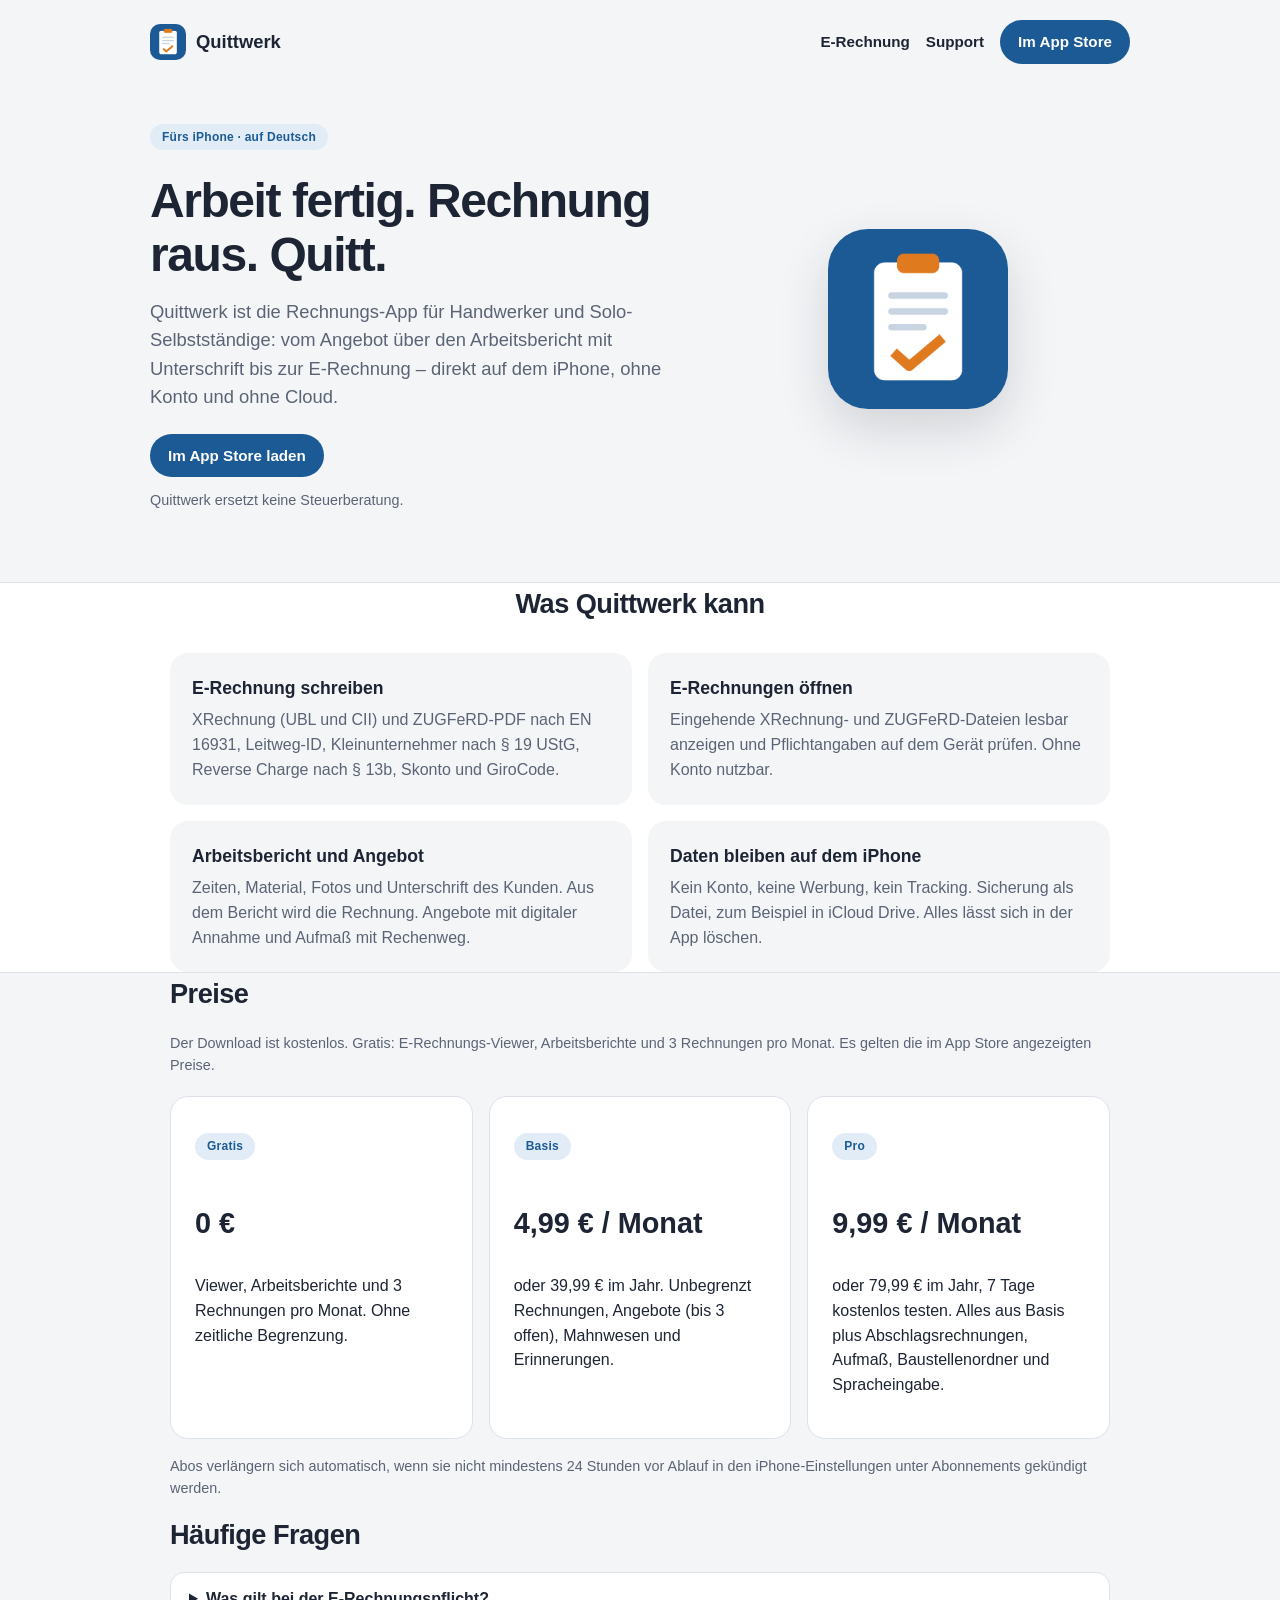
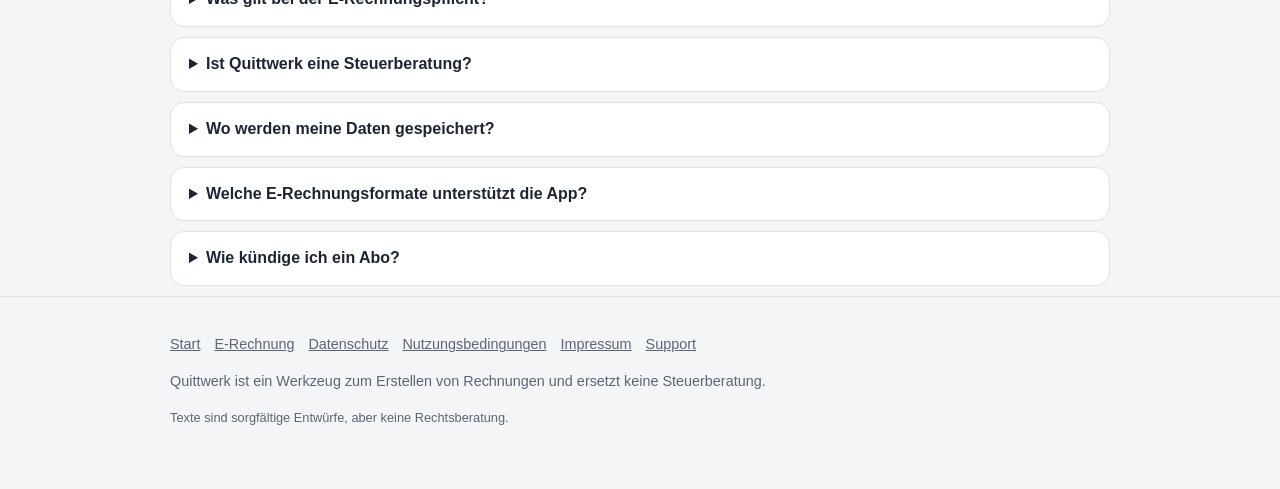
<file: index.html>
<!DOCTYPE html>
<html lang="de">
<head>
  <meta charset="utf-8" />
  <meta name="viewport" content="width=device-width, initial-scale=1" />
  <title>Quittwerk: E-Rechnung und Bericht fürs iPhone</title>
  <meta name="description" content="Arbeit fertig. Rechnung raus. Quitt. E-Rechnung als XRechnung oder ZUGFeRD – mit Arbeitsbericht, Angebot und Aufmaß. Ohne Konto, Daten bleiben auf dem Gerät." />
  <meta name="robots" content="index,follow" />
  <link rel="canonical" href="https://uhlenhake.github.io/quittwerk-site" />
  <meta name="theme-color" content="#1C5A96" />
  <link rel="icon" href="assets/icon.png" />
  <link rel="apple-touch-icon" href="assets/icon.png" />
  <meta property="og:type" content="website" />
  <meta property="og:site_name" content="Quittwerk" />
  <meta property="og:locale" content="de_DE" />
  <meta property="og:title" content="Quittwerk: E-Rechnung und Bericht fürs iPhone" />
  <meta property="og:description" content="Arbeit fertig. Rechnung raus. Quitt. E-Rechnung als XRechnung oder ZUGFeRD – mit Arbeitsbericht, Angebot und Aufmaß. Ohne Konto, Daten bleiben auf dem Gerät." />
  <meta property="og:url" content="https://uhlenhake.github.io/quittwerk-site" />
  <meta property="og:image" content="https://uhlenhake.github.io/quittwerk-site/assets/icon.png" />
  <link rel="stylesheet" href="styles.css" />
</head>
<body>

    <header class="site wrap">
      <a class="brand" href="./"><img src="assets/icon.png" alt="">Quittwerk</a>
      <nav>
        <a href="e-rechnung">E-Rechnung</a>
        <a href="support">Support</a>
        <a class="btn" href="https://apps.apple.com/de/app/id6836933315">Im App Store</a>
      </nav>
    </header>

<main>
  <section class="hero wrap">
    <div>
      <p class="pill">Fürs iPhone · auf Deutsch</p>
      <h1>Arbeit fertig. Rechnung raus. Quitt.</h1>
      <p class="lead">Quittwerk ist die Rechnungs-App für Handwerker und Solo-Selbstständige: vom Angebot über den Arbeitsbericht mit Unterschrift bis zur E-Rechnung – direkt auf dem iPhone, ohne Konto und ohne Cloud.</p>
      <a href="https://apps.apple.com/de/app/id6836933315" class="btn" aria-label="Quittwerk im App Store laden">Im App Store laden</a>
      <p class="fine" style="margin-top:12px">Quittwerk ersetzt keine Steuerberatung.</p>
    </div>
    <div class="hero-icon"><img src="assets/icon.png" alt="App-Symbol von Quittwerk"></div>
  </section>

  <div class="band">
    <section class="wrap">
      <h2 style="text-align:center">Was Quittwerk kann</h2>
      <div class="grid two" style="margin-top:28px">
        <div class="card"><h3>E-Rechnung schreiben</h3><p>XRechnung (UBL und CII) und ZUGFeRD-PDF nach EN 16931, Leitweg-ID, Kleinunternehmer nach § 19 UStG, Reverse Charge nach § 13b, Skonto und GiroCode.</p></div>
        <div class="card"><h3>E-Rechnungen öffnen</h3><p>Eingehende XRechnung- und ZUGFeRD-Dateien lesbar anzeigen und Pflichtangaben auf dem Gerät prüfen. Ohne Konto nutzbar.</p></div>
        <div class="card"><h3>Arbeitsbericht und Angebot</h3><p>Zeiten, Material, Fotos und Unterschrift des Kunden. Aus dem Bericht wird die Rechnung. Angebote mit digitaler Annahme und Aufmaß mit Rechenweg.</p></div>
        <div class="card"><h3>Daten bleiben auf dem iPhone</h3><p>Kein Konto, keine Werbung, kein Tracking. Sicherung als Datei, zum Beispiel in iCloud Drive. Alles lässt sich in der App löschen.</p></div>
      </div>
    </section>
  </div>

  <section class="wrap">
    <h2>Preise</h2>
    <p class="fine">Der Download ist kostenlos. Gratis: E-Rechnungs-Viewer, Arbeitsberichte und 3 Rechnungen pro Monat. Es gelten die im App Store angezeigten Preise.</p>
    <div class="prices" style="margin-top:20px">
      <div class="price"><p class="pill">Gratis</p><p class="amt">0 €</p><p>Viewer, Arbeitsberichte und 3 Rechnungen pro Monat. Ohne zeitliche Begrenzung.</p></div>
      <div class="price"><p class="pill">Basis</p><p class="amt">4,99 € / Monat</p><p>oder 39,99 € im Jahr. Unbegrenzt Rechnungen, Angebote (bis 3 offen), Mahnwesen und Erinnerungen.</p></div>
      <div class="price"><p class="pill">Pro</p><p class="amt">9,99 € / Monat</p><p>oder 79,99 € im Jahr, 7 Tage kostenlos testen. Alles aus Basis plus Abschlagsrechnungen, Aufmaß, Baustellenordner und Spracheingabe.</p></div>
    </div>
    <p class="fine" style="margin-top:16px">Abos verlängern sich automatisch, wenn sie nicht mindestens 24 Stunden vor Ablauf in den iPhone-Einstellungen unter Abonnements gekündigt werden.</p>
  </section>

  <section class="wrap faq" id="faq">
    <h2>Häufige Fragen</h2>
    <details><summary>Was gilt bei der E-Rechnungspflicht?</summary><p>Seit dem 1. Januar 2025 müssen Unternehmen in Deutschland E-Rechnungen empfangen können. Ausstellen müssen die meisten kleinen Betriebe erst 2027 oder 2028, Kleinunternehmer beim Ausstellen gar nicht. Die Details stehen im <a href="e-rechnung">Ratgeber zur E-Rechnung</a>. Das ersetzt keine Steuerberatung.</p></details>
    <details><summary>Ist Quittwerk eine Steuerberatung?</summary><p>Nein. Quittwerk ist ein Werkzeug zum Erstellen und Lesen von Rechnungen. Es ersetzt keine Steuerberatung und keine offizielle Validierung durch den Empfänger.</p></details>
    <details><summary>Wo werden meine Daten gespeichert?</summary><p>Lokal auf deinem iPhone. Es gibt kein Benutzerkonto. Wir haben keinen Zugriff auf deine Rechnungen oder Kundendaten. Details stehen in der <a href="datenschutz">Datenschutzerklärung</a>.</p></details>
    <details><summary>Welche E-Rechnungsformate unterstützt die App?</summary><p>Du kannst XRechnung als UBL oder CII und ZUGFeRD- bzw. Factur-X-PDF (Profil EN 16931) schreiben und öffnen.</p></details>
    <details><summary>Wie kündige ich ein Abo?</summary><p>iPhone-Einstellungen → dein Name → Abonnements → Quittwerk. Mindestens 24 Stunden vor Ende des Zeitraums kündigen, sonst verlängert sich das Abo automatisch. Das Löschen der App beendet das Abo nicht. Erstattungen laufen über Apple.</p></details>
  </section>
</main>


    <footer class="site">
      <div class="wrap">
        <nav>
          <a href="./">Start</a>
          <a href="e-rechnung">E-Rechnung</a>
          <a href="datenschutz">Datenschutz</a>
          <a href="nutzungsbedingungen">Nutzungsbedingungen</a>
          <a href="impressum">Impressum</a>
          <a href="support">Support</a>
        </nav>
        <p>Quittwerk ist ein Werkzeug zum Erstellen von Rechnungen und ersetzt keine Steuerberatung.</p>
        <p class="legal-note">Texte sind sorgfältige Entwürfe, aber keine Rechtsberatung.</p>
      </div>
    </footer>
</body>
</html>
</file>
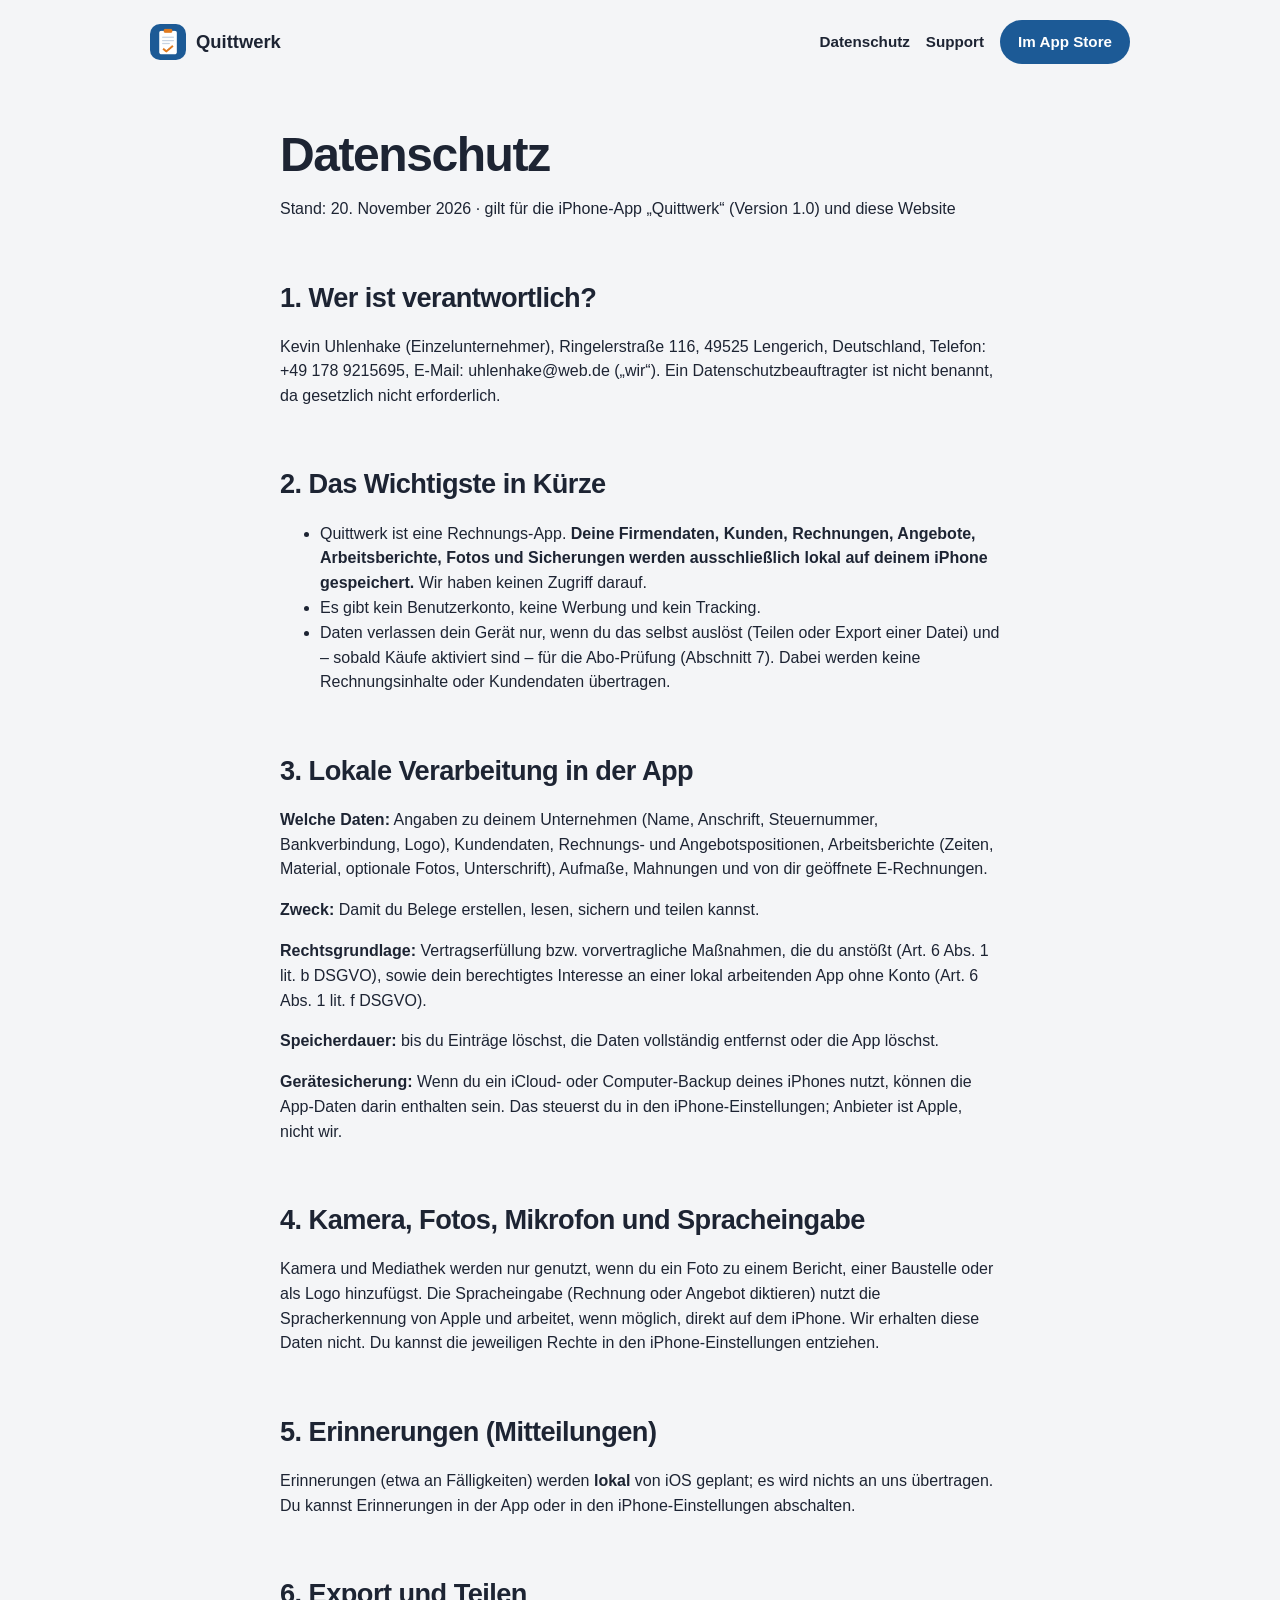
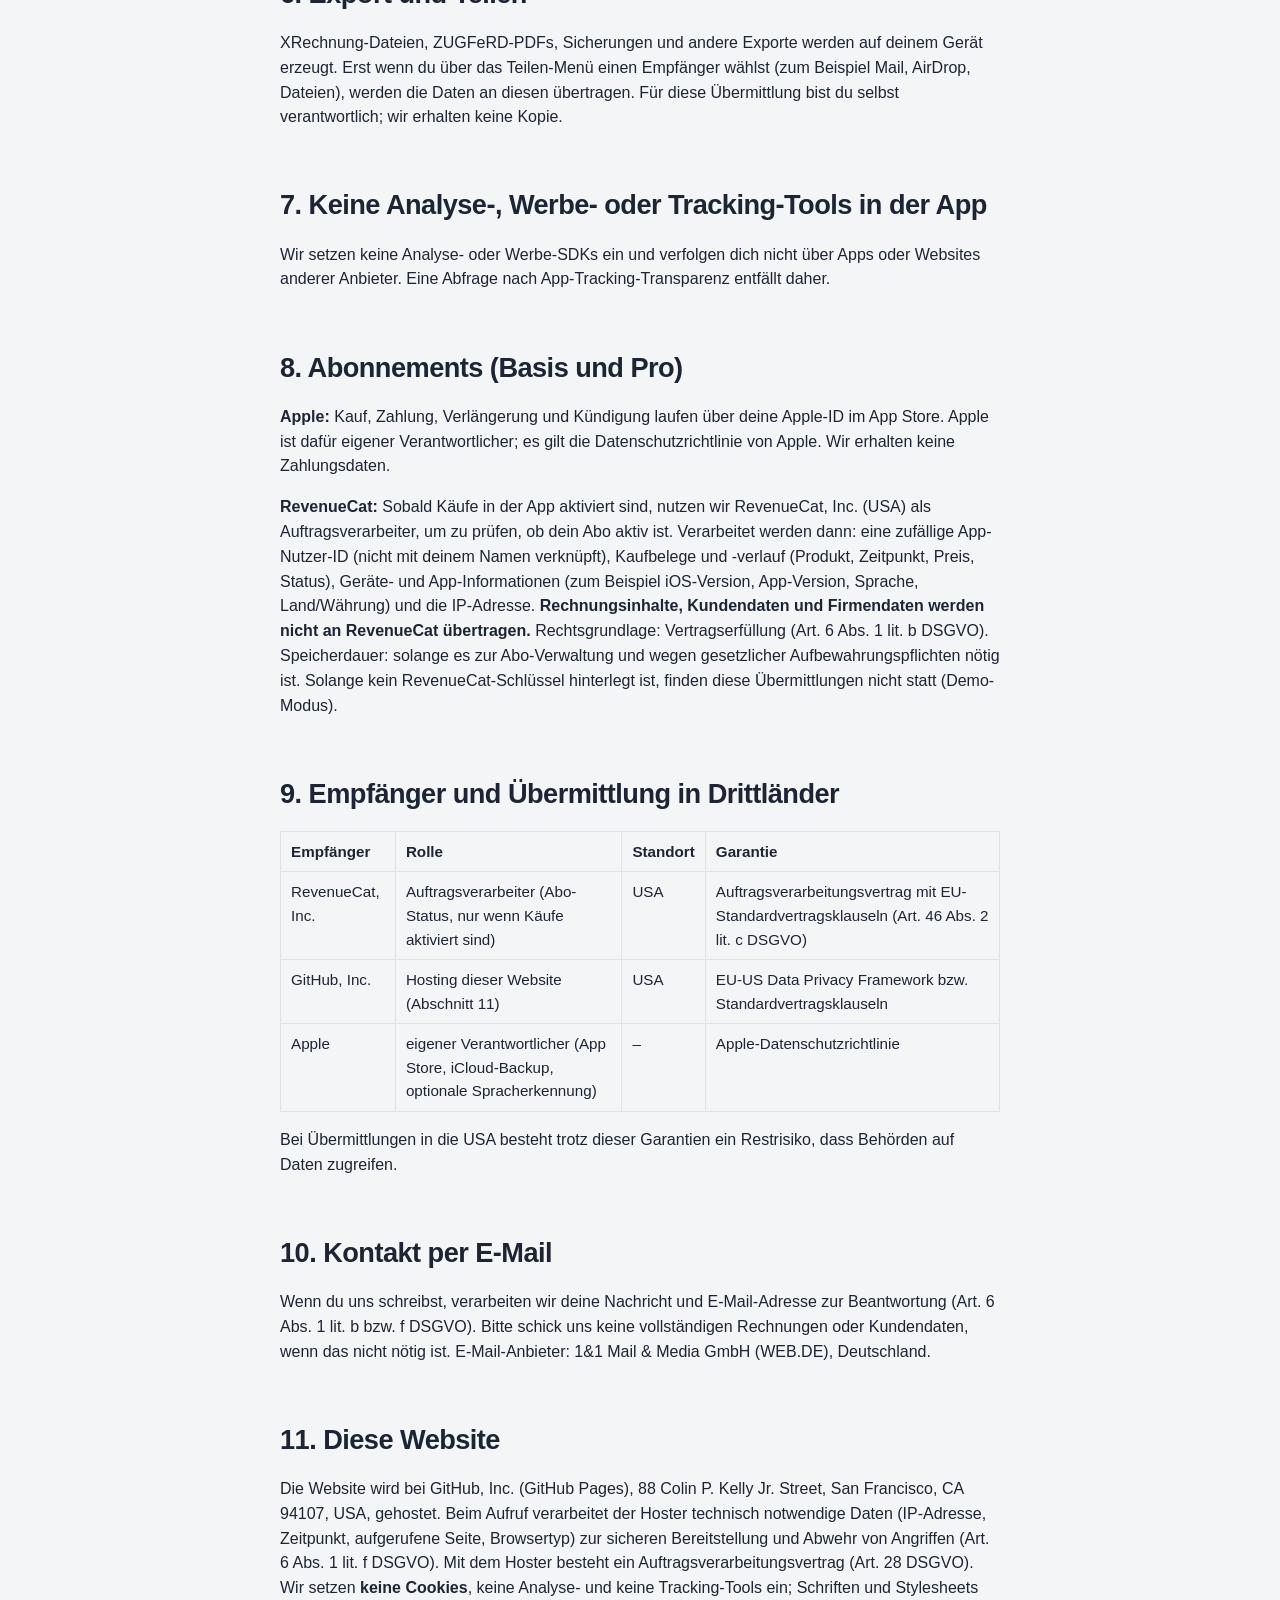
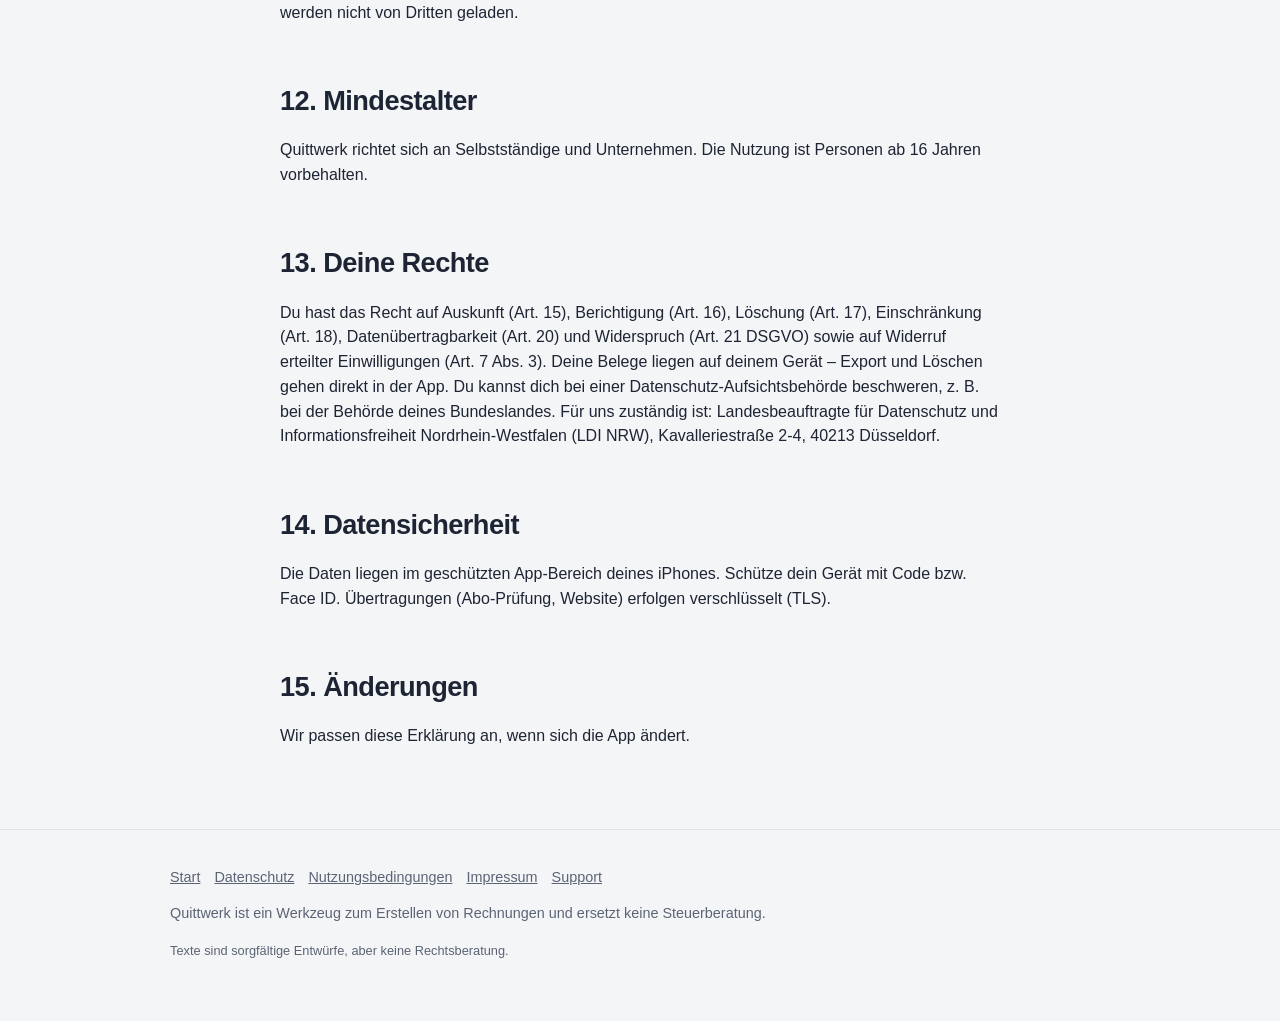
<file: datenschutz.html>
<!DOCTYPE html>
<html lang="de">
<head>
  <meta charset="utf-8" />
  <meta name="viewport" content="width=device-width, initial-scale=1" />
  <title>Datenschutz – Quittwerk</title>
  <meta name="description" content="Datenschutzerklärung der iPhone-App Quittwerk und dieser Website." />
  <meta name="robots" content="index,follow" />
  <link rel="canonical" href="https://uhlenhake.github.io/quittwerk-site/datenschutz" />
  <meta name="theme-color" content="#1C5A96" />
  <link rel="icon" href="assets/icon.png" />
  <link rel="apple-touch-icon" href="assets/icon.png" />
  <meta property="og:type" content="website" />
  <meta property="og:site_name" content="Quittwerk" />
  <meta property="og:locale" content="de_DE" />
  <meta property="og:title" content="Datenschutz – Quittwerk" />
  <meta property="og:description" content="Datenschutzerklärung der iPhone-App Quittwerk und dieser Website." />
  <meta property="og:url" content="https://uhlenhake.github.io/quittwerk-site/datenschutz" />
  <meta property="og:image" content="https://uhlenhake.github.io/quittwerk-site/assets/icon.png" />
  <link rel="stylesheet" href="styles.css" />
</head>
<body>

    <header class="site wrap">
      <a class="brand" href="./"><img src="assets/icon.png" alt="">Quittwerk</a>
      <nav>
        <a href="datenschutz">Datenschutz</a>
        <a href="support">Support</a>
        <a class="btn" href="https://apps.apple.com/de/app/id6836933315">Im App Store</a>
      </nav>
    </header>
<main class="wrap prose" style="padding: 32px 20px 64px"><h1>Datenschutz</h1><p>Stand: 20. November 2026 · gilt für die iPhone-App „Quittwerk“ (Version 1.0) und diese Website</p>
<h2>1. Wer ist verantwortlich?</h2>
<p>Kevin Uhlenhake (Einzelunternehmer), Ringelerstraße 116, 49525 Lengerich, Deutschland, Telefon: +49 178 9215695, E-Mail: uhlenhake@web.de („wir“). Ein Datenschutzbeauftragter ist nicht benannt, da gesetzlich nicht erforderlich.</p>
<h2>2. Das Wichtigste in Kürze</h2>
<ul>
<li>Quittwerk ist eine Rechnungs-App. <strong>Deine Firmendaten, Kunden, Rechnungen, Angebote, Arbeitsberichte, Fotos und Sicherungen werden ausschließlich lokal auf deinem iPhone gespeichert.</strong> Wir haben keinen Zugriff darauf.</li>
<li>Es gibt kein Benutzerkonto, keine Werbung und kein Tracking.</li>
<li>Daten verlassen dein Gerät nur, wenn du das selbst auslöst (Teilen oder Export einer Datei) und – sobald Käufe aktiviert sind – für die Abo-Prüfung (Abschnitt 7). Dabei werden keine Rechnungsinhalte oder Kundendaten übertragen.</li>
</ul>
<h2>3. Lokale Verarbeitung in der App</h2>
<p><strong>Welche Daten:</strong> Angaben zu deinem Unternehmen (Name, Anschrift, Steuernummer, Bankverbindung, Logo), Kundendaten, Rechnungs- und Angebotspositionen, Arbeitsberichte (Zeiten, Material, optionale Fotos, Unterschrift), Aufmaße, Mahnungen und von dir geöffnete E-Rechnungen.</p>
<p><strong>Zweck:</strong> Damit du Belege erstellen, lesen, sichern und teilen kannst.</p>
<p><strong>Rechtsgrundlage:</strong> Vertragserfüllung bzw. vorvertragliche Maßnahmen, die du anstößt (Art. 6 Abs. 1 lit. b DSGVO), sowie dein berechtigtes Interesse an einer lokal arbeitenden App ohne Konto (Art. 6 Abs. 1 lit. f DSGVO).</p>
<p><strong>Speicherdauer:</strong> bis du Einträge löschst, die Daten vollständig entfernst oder die App löschst.</p>
<p><strong>Gerätesicherung:</strong> Wenn du ein iCloud- oder Computer-Backup deines iPhones nutzt, können die App-Daten darin enthalten sein. Das steuerst du in den iPhone-Einstellungen; Anbieter ist Apple, nicht wir.</p>
<h2>4. Kamera, Fotos, Mikrofon und Spracheingabe</h2>
<p>Kamera und Mediathek werden nur genutzt, wenn du ein Foto zu einem Bericht, einer Baustelle oder als Logo hinzufügst. Die Spracheingabe (Rechnung oder Angebot diktieren) nutzt die Spracherkennung von Apple und arbeitet, wenn möglich, direkt auf dem iPhone. Wir erhalten diese Daten nicht. Du kannst die jeweiligen Rechte in den iPhone-Einstellungen entziehen.</p>
<h2>5. Erinnerungen (Mitteilungen)</h2>
<p>Erinnerungen (etwa an Fälligkeiten) werden <strong>lokal</strong> von iOS geplant; es wird nichts an uns übertragen. Du kannst Erinnerungen in der App oder in den iPhone-Einstellungen abschalten.</p>
<h2>6. Export und Teilen</h2>
<p>XRechnung-Dateien, ZUGFeRD-PDFs, Sicherungen und andere Exporte werden auf deinem Gerät erzeugt. Erst wenn du über das Teilen-Menü einen Empfänger wählst (zum Beispiel Mail, AirDrop, Dateien), werden die Daten an diesen übertragen. Für diese Übermittlung bist du selbst verantwortlich; wir erhalten keine Kopie.</p>
<h2>7. Keine Analyse-, Werbe- oder Tracking-Tools in der App</h2>
<p>Wir setzen keine Analyse- oder Werbe-SDKs ein und verfolgen dich nicht über Apps oder Websites anderer Anbieter. Eine Abfrage nach App-Tracking-Transparenz entfällt daher.</p>
<h2>8. Abonnements (Basis und Pro)</h2>
<p><strong>Apple:</strong> Kauf, Zahlung, Verlängerung und Kündigung laufen über deine Apple-ID im App Store. Apple ist dafür eigener Verantwortlicher; es gilt die Datenschutzrichtlinie von Apple. Wir erhalten keine Zahlungsdaten.</p>
<p><strong>RevenueCat:</strong> Sobald Käufe in der App aktiviert sind, nutzen wir RevenueCat, Inc. (USA) als Auftragsverarbeiter, um zu prüfen, ob dein Abo aktiv ist. Verarbeitet werden dann: eine zufällige App-Nutzer-ID (nicht mit deinem Namen verknüpft), Kaufbelege und -verlauf (Produkt, Zeitpunkt, Preis, Status), Geräte- und App-Informationen (zum Beispiel iOS-Version, App-Version, Sprache, Land/Währung) und die IP-Adresse. <strong>Rechnungsinhalte, Kundendaten und Firmendaten werden nicht an RevenueCat übertragen.</strong> Rechtsgrundlage: Vertragserfüllung (Art. 6 Abs. 1 lit. b DSGVO). Speicherdauer: solange es zur Abo-Verwaltung und wegen gesetzlicher Aufbewahrungspflichten nötig ist. Solange kein RevenueCat-Schlüssel hinterlegt ist, finden diese Übermittlungen nicht statt (Demo-Modus).</p>
<h2>9. Empfänger und Übermittlung in Drittländer</h2>
<table><tr><th>Empfänger</th><th>Rolle</th><th>Standort</th><th>Garantie</th></tr><tr><td>RevenueCat, Inc.</td><td>Auftragsverarbeiter (Abo-Status, nur wenn Käufe aktiviert sind)</td><td>USA</td><td>Auftragsverarbeitungsvertrag mit EU-Standardvertragsklauseln (Art. 46 Abs. 2 lit. c DSGVO)</td></tr><tr><td>GitHub, Inc.</td><td>Hosting dieser Website (Abschnitt 11)</td><td>USA</td><td>EU-US Data Privacy Framework bzw. Standardvertragsklauseln</td></tr><tr><td>Apple</td><td>eigener Verantwortlicher (App Store, iCloud-Backup, optionale Spracherkennung)</td><td>–</td><td>Apple-Datenschutzrichtlinie</td></tr></table>
<p>Bei Übermittlungen in die USA besteht trotz dieser Garantien ein Restrisiko, dass Behörden auf Daten zugreifen.</p>
<h2>10. Kontakt per E-Mail</h2>
<p>Wenn du uns schreibst, verarbeiten wir deine Nachricht und E-Mail-Adresse zur Beantwortung (Art. 6 Abs. 1 lit. b bzw. f DSGVO). Bitte schick uns keine vollständigen Rechnungen oder Kundendaten, wenn das nicht nötig ist. E-Mail-Anbieter: 1&amp;1 Mail &amp; Media GmbH (WEB.DE), Deutschland.</p>
<h2>11. Diese Website</h2>
<p>Die Website wird bei GitHub, Inc. (GitHub Pages), 88 Colin P. Kelly Jr. Street, San Francisco, CA 94107, USA, gehostet. Beim Aufruf verarbeitet der Hoster technisch notwendige Daten (IP-Adresse, Zeitpunkt, aufgerufene Seite, Browsertyp) zur sicheren Bereitstellung und Abwehr von Angriffen (Art. 6 Abs. 1 lit. f DSGVO). Mit dem Hoster besteht ein Auftragsverarbeitungsvertrag (Art. 28 DSGVO). Wir setzen <strong>keine Cookies</strong>, keine Analyse- und keine Tracking-Tools ein; Schriften und Stylesheets werden nicht von Dritten geladen.</p>
<h2>12. Mindestalter</h2>
<p>Quittwerk richtet sich an Selbstständige und Unternehmen. Die Nutzung ist Personen ab 16 Jahren vorbehalten.</p>
<h2>13. Deine Rechte</h2>
<p>Du hast das Recht auf Auskunft (Art. 15), Berichtigung (Art. 16), Löschung (Art. 17), Einschränkung (Art. 18), Datenübertragbarkeit (Art. 20) und Widerspruch (Art. 21 DSGVO) sowie auf Widerruf erteilter Einwilligungen (Art. 7 Abs. 3). Deine Belege liegen auf deinem Gerät – Export und Löschen gehen direkt in der App. Du kannst dich bei einer Datenschutz-Aufsichtsbehörde beschweren, z. B. bei der Behörde deines Bundeslandes. Für uns zuständig ist: Landesbeauftragte für Datenschutz und Informationsfreiheit Nordrhein-Westfalen (LDI NRW), Kavalleriestraße 2-4, 40213 Düsseldorf.</p>
<h2>14. Datensicherheit</h2>
<p>Die Daten liegen im geschützten App-Bereich deines iPhones. Schütze dein Gerät mit Code bzw. Face ID. Übertragungen (Abo-Prüfung, Website) erfolgen verschlüsselt (TLS).</p>
<h2>15. Änderungen</h2>
<p>Wir passen diese Erklärung an, wenn sich die App ändert.</p></main>

    <footer class="site">
      <div class="wrap">
        <nav>
          <a href="./">Start</a>
          <a href="datenschutz">Datenschutz</a>
          <a href="nutzungsbedingungen">Nutzungsbedingungen</a>
          <a href="impressum">Impressum</a>
          <a href="support">Support</a>
        </nav>
        <p>Quittwerk ist ein Werkzeug zum Erstellen von Rechnungen und ersetzt keine Steuerberatung.</p>
        <p class="legal-note">Texte sind sorgfältige Entwürfe, aber keine Rechtsberatung.</p>
      </div>
    </footer>
</body>
</html>
</file>
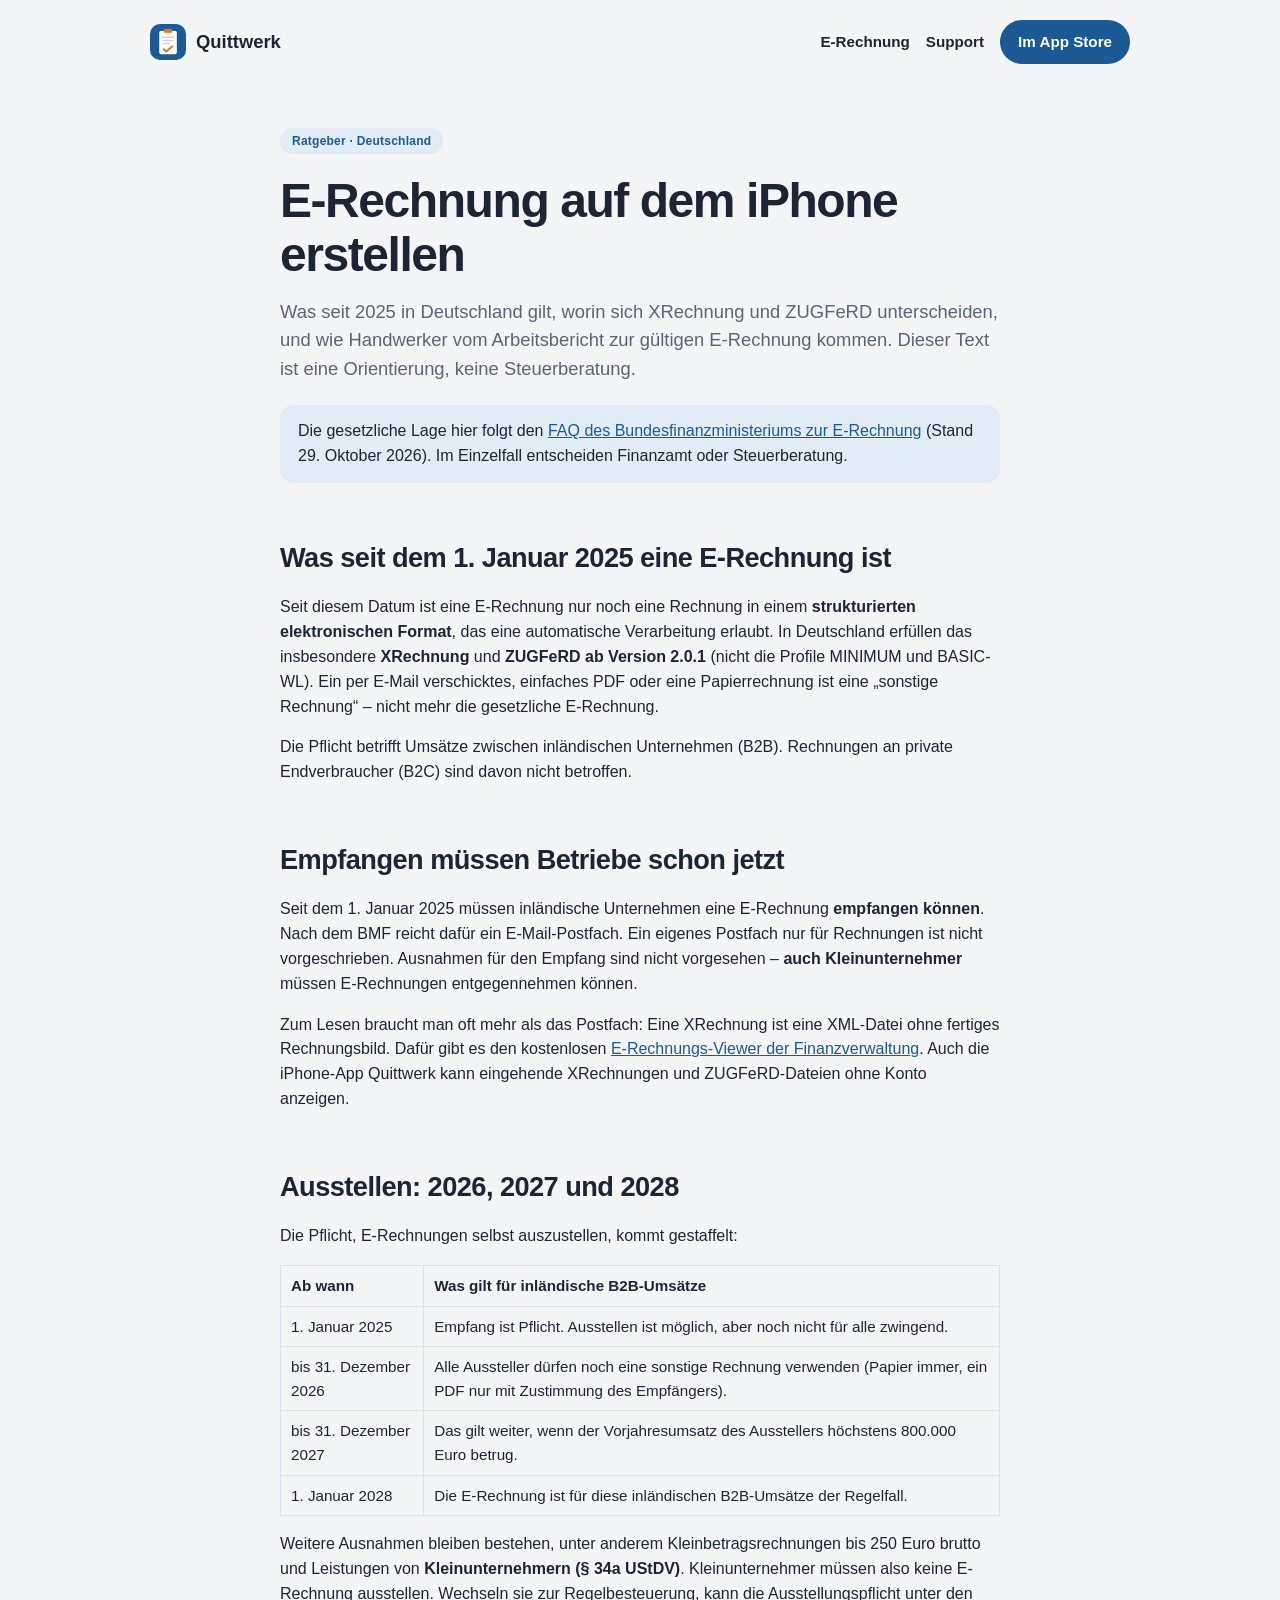
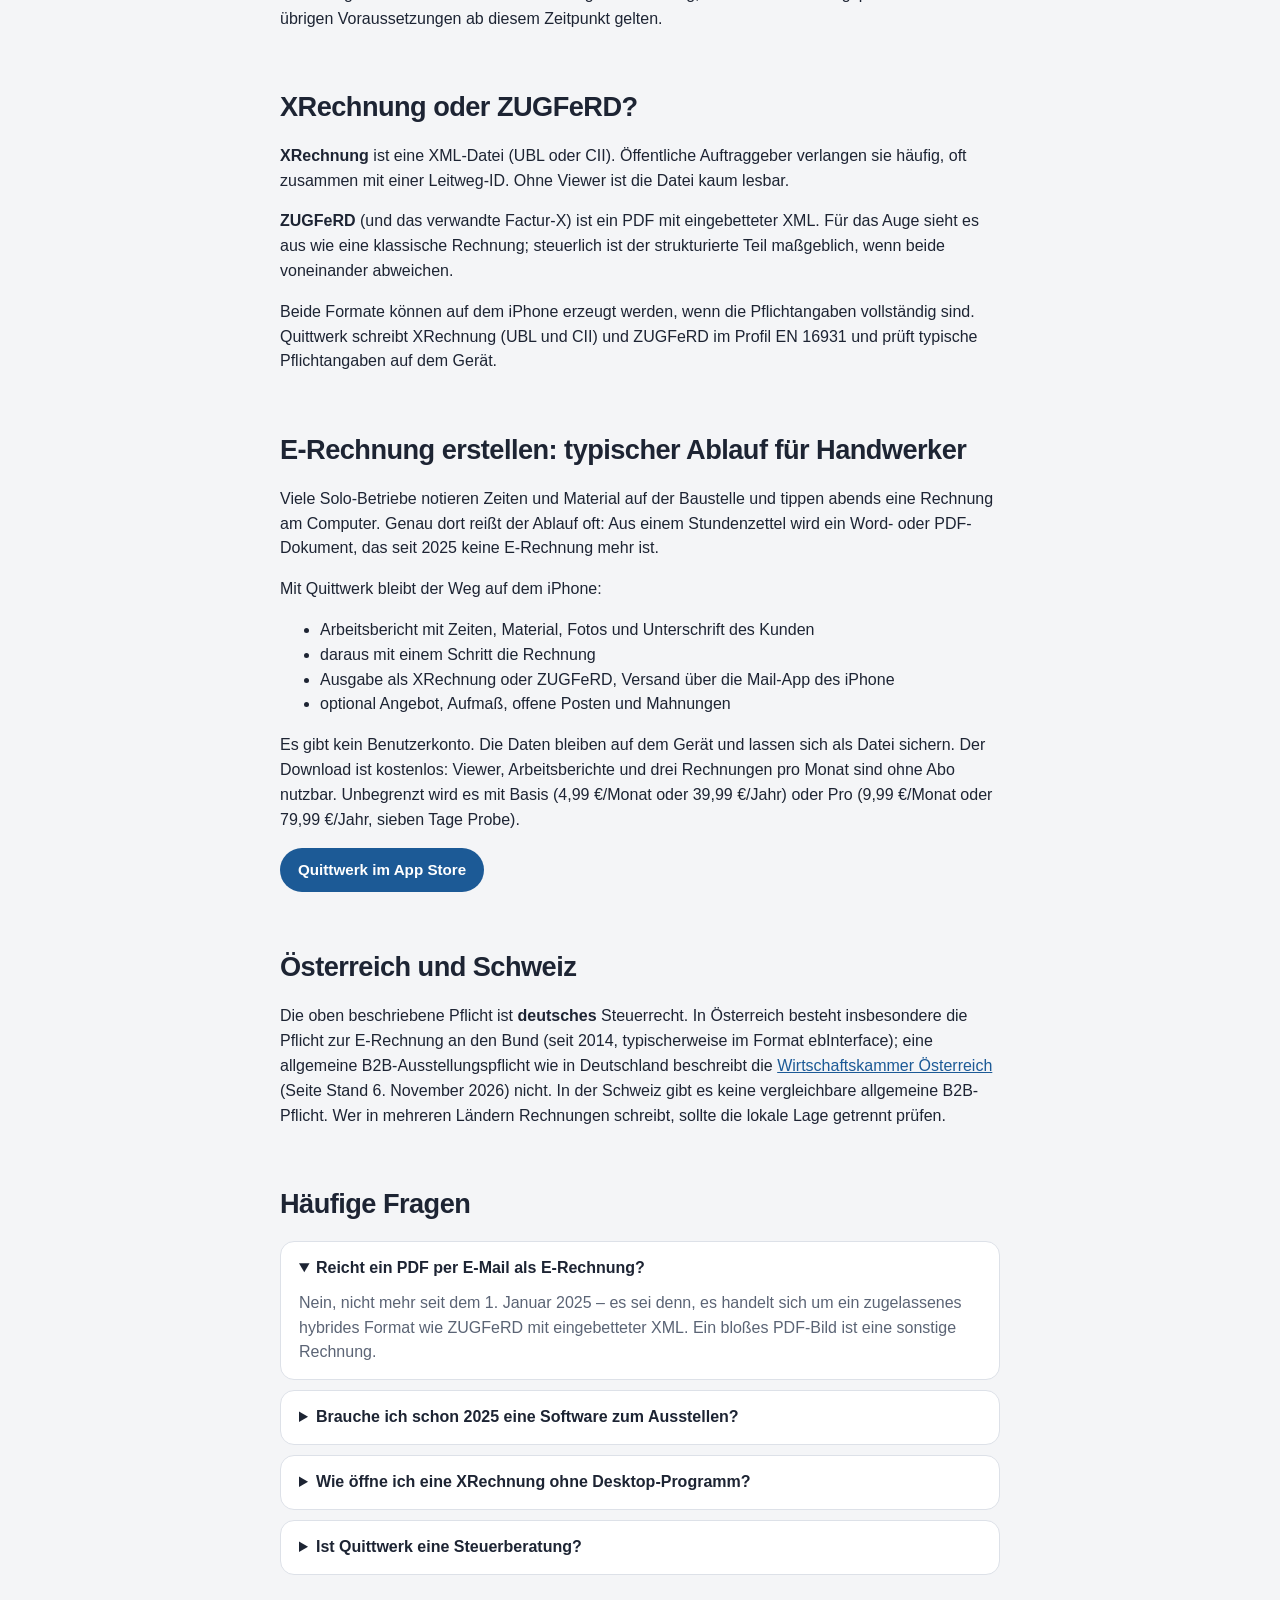
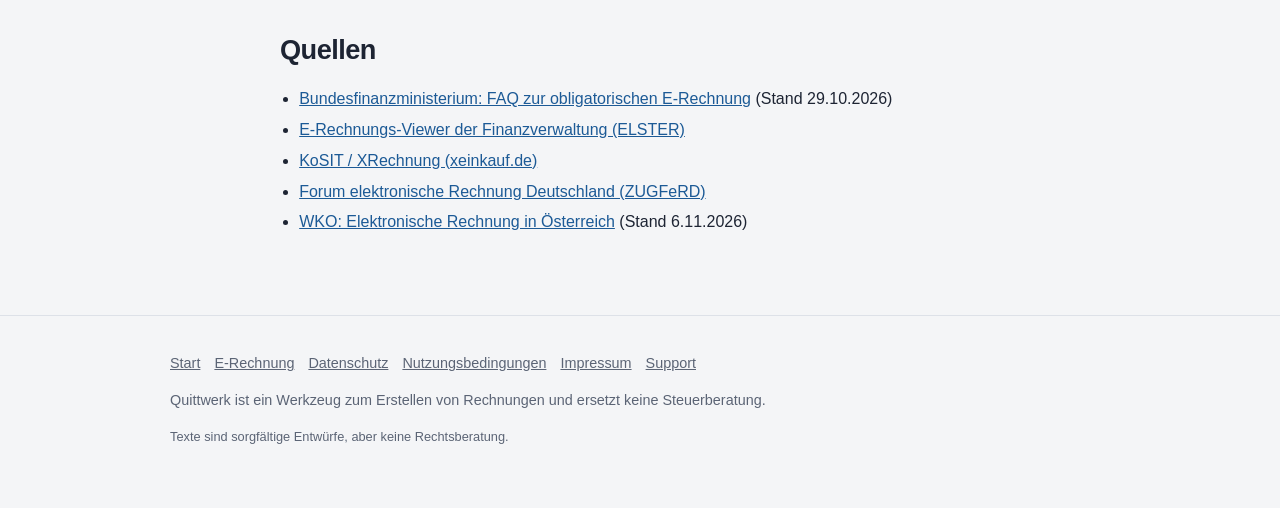
<file: e-rechnung.html>
<!DOCTYPE html>
<html lang="de">
<head>
  <meta charset="utf-8" />
  <meta name="viewport" content="width=device-width, initial-scale=1" />
  <title>E-Rechnung erstellen auf dem iPhone – XRechnung und ZUGFeRD</title>
  <meta name="description" content="E-Rechnung auf dem iPhone öffnen oder als XRechnung und ZUGFeRD erstellen. Was seit 1.1.2025 in Deutschland gilt, was 2027 und 2028 kommt, und wie Handwerker einen Arbeitsbericht zur Rechnung machen." />
  <meta name="robots" content="index,follow" />
  <link rel="canonical" href="https://uhlenhake.github.io/quittwerk-site/e-rechnung" />
  <meta name="theme-color" content="#1C5A96" />
  <link rel="icon" href="assets/icon.png" />
  <link rel="apple-touch-icon" href="assets/icon.png" />
  <meta property="og:type" content="article" />
  <meta property="og:site_name" content="Quittwerk" />
  <meta property="og:locale" content="de_DE" />
  <meta property="og:title" content="E-Rechnung erstellen auf dem iPhone – XRechnung und ZUGFeRD" />
  <meta property="og:description" content="Was die E-Rechnungspflicht in Deutschland bedeutet, wie XRechnung und ZUGFeRD sich unterscheiden, und wie sich Belege auf dem iPhone öffnen oder schreiben lassen." />
  <meta property="og:url" content="https://uhlenhake.github.io/quittwerk-site/e-rechnung" />
  <meta property="og:image" content="https://uhlenhake.github.io/quittwerk-site/assets/icon.png" />
  <link rel="stylesheet" href="styles.css" />
  <script type="application/ld+json">
  {
    "@context": "https://schema.org",
    "@type": "FAQPage",
    "mainEntity": [
      {
        "@type": "Question",
        "name": "Was ist seit dem 1. Januar 2025 eine E-Rechnung?",
        "acceptedAnswer": {
          "@type": "Answer",
          "text": "Eine E-Rechnung ist eine Rechnung in einem strukturierten elektronischen Format, das eine automatische Verarbeitung erlaubt, typischerweise nach EN 16931. In Deutschland erfüllen das insbesondere XRechnung und ZUGFeRD ab Version 2.0.1 (nicht die Profile MINIMUM und BASIC-WL). Ein einfaches PDF oder eine Papierrechnung ist seitdem eine sonstige Rechnung."
        }
      },
      {
        "@type": "Question",
        "name": "Müssen Unternehmen in Deutschland E-Rechnungen empfangen können?",
        "acceptedAnswer": {
          "@type": "Answer",
          "text": "Ja. Seit dem 1. Januar 2025 müssen inländische Unternehmen eine E-Rechnung empfangen können. Nach den FAQ des Bundesfinanzministeriums reicht dafür ein E-Mail-Postfach. Das gilt auch für Kleinunternehmer. Ausnahmen für den Empfang sind nicht vorgesehen."
        }
      },
      {
        "@type": "Question",
        "name": "Ab wann müssen Unternehmen E-Rechnungen ausstellen?",
        "acceptedAnswer": {
          "@type": "Answer",
          "text": "Für inländische B2B-Umsätze gelten Übergangsfristen: Bis zum 31. Dezember 2026 dürfen alle Rechnungsaussteller statt einer E-Rechnung eine sonstige Rechnung verwenden. Bei einem Vorjahresumsatz bis 800.000 Euro verlängert sich das bis zum 31. Dezember 2027. Ab dem 1. Januar 2028 ist die E-Rechnung für diese Umsätze der Regelfall. Kleinunternehmer müssen für ihre Leistungen keine E-Rechnung ausstellen. Rechnungen an Privatkunden (B2C) fallen nicht unter diese Pflicht."
        }
      },
      {
        "@type": "Question",
        "name": "Was gilt für Kleinunternehmer?",
        "acceptedAnswer": {
          "@type": "Answer",
          "text": "Kleinunternehmer müssen seit dem 1. Januar 2025 E-Rechnungen empfangen können, sind aber von der Pflicht befreit, selbst E-Rechnungen auszustellen. Wechselt ein Kleinunternehmer zur Regelbesteuerung, kann die Ausstellungspflicht unter den übrigen Voraussetzungen ab diesem Zeitpunkt greifen."
        }
      },
      {
        "@type": "Question",
        "name": "Kann ich eine E-Rechnung auf dem iPhone erstellen?",
        "acceptedAnswer": {
          "@type": "Answer",
          "text": "Ja. Mit einer geeigneten App lassen sich XRechnung (XML, UBL oder CII) und ZUGFeRD-PDF direkt auf dem iPhone erzeugen und versenden, zum Beispiel per E-Mail. Quittwerk macht das lokal ohne Benutzerkonto und kann davor einen Arbeitsbericht mit Unterschrift in die Rechnung übernehmen."
        }
      },
      {
        "@type": "Question",
        "name": "Worin unterscheiden sich XRechnung und ZUGFeRD?",
        "acceptedAnswer": {
          "@type": "Answer",
          "text": "XRechnung ist eine XML-Datei ohne sichtbares PDF; zum Lesen braucht man einen Viewer. ZUGFeRD ist ein PDF mit eingebetteter XML. Für das menschliche Auge sieht ZUGFeRD wie eine klassische Rechnung aus, steuerlich zählt aber der strukturierte Teil. Öffentliche Auftraggeber verlangen häufig eine XRechnung und eine Leitweg-ID."
        }
      }
    ]
  }
  </script>
</head>
<body>

    <header class="site wrap">
      <a class="brand" href="./"><img src="assets/icon.png" alt="">Quittwerk</a>
      <nav>
        <a href="e-rechnung">E-Rechnung</a>
        <a href="support">Support</a>
        <a class="btn" href="https://apps.apple.com/de/app/id6836933315">Im App Store</a>
      </nav>
    </header>

<main class="wrap prose" style="padding: 32px 20px 64px">
  <p class="pill">Ratgeber · Deutschland</p>
  <h1>E-Rechnung auf dem iPhone erstellen</h1>
  <p class="lead">Was seit 2025 in Deutschland gilt, worin sich XRechnung und ZUGFeRD unterscheiden, und wie Handwerker vom Arbeitsbericht zur gültigen E-Rechnung kommen. Dieser Text ist eine Orientierung, keine Steuerberatung.</p>

  <div class="callout">
    <p>Die gesetzliche Lage hier folgt den <a href="https://www.bundesfinanzministerium.de/Content/DE/FAQ/e-rechnung.html">FAQ des Bundesfinanzministeriums zur E-Rechnung</a> (Stand 29. Oktober 2026). Im Einzelfall entscheiden Finanzamt oder Steuerberatung.</p>
  </div>

  <h2>Was seit dem 1. Januar 2025 eine E-Rechnung ist</h2>
  <p>Seit diesem Datum ist eine E-Rechnung nur noch eine Rechnung in einem <strong>strukturierten elektronischen Format</strong>, das eine automatische Verarbeitung erlaubt. In Deutschland erfüllen das insbesondere <strong>XRechnung</strong> und <strong>ZUGFeRD ab Version 2.0.1</strong> (nicht die Profile MINIMUM und BASIC-WL). Ein per E-Mail verschicktes, einfaches PDF oder eine Papierrechnung ist eine „sonstige Rechnung“ – nicht mehr die gesetzliche E-Rechnung.</p>
  <p>Die Pflicht betrifft Umsätze zwischen inländischen Unternehmen (B2B). Rechnungen an private Endverbraucher (B2C) sind davon nicht betroffen.</p>

  <h2>Empfangen müssen Betriebe schon jetzt</h2>
  <p>Seit dem 1. Januar 2025 müssen inländische Unternehmen eine E-Rechnung <strong>empfangen können</strong>. Nach dem BMF reicht dafür ein E-Mail-Postfach. Ein eigenes Postfach nur für Rechnungen ist nicht vorgeschrieben. Ausnahmen für den Empfang sind nicht vorgesehen – <strong>auch Kleinunternehmer</strong> müssen E-Rechnungen entgegennehmen können.</p>
  <p>Zum Lesen braucht man oft mehr als das Postfach: Eine XRechnung ist eine XML-Datei ohne fertiges Rechnungsbild. Dafür gibt es den kostenlosen <a href="https://www.e-rechnung.elster.de">E-Rechnungs-Viewer der Finanzverwaltung</a>. Auch die iPhone-App Quittwerk kann eingehende XRechnungen und ZUGFeRD-Dateien ohne Konto anzeigen.</p>

  <h2>Ausstellen: 2026, 2027 und 2028</h2>
  <p>Die Pflicht, E-Rechnungen selbst auszustellen, kommt gestaffelt:</p>
  <table>
    <thead>
      <tr><th>Ab wann</th><th>Was gilt für inländische B2B-Umsätze</th></tr>
    </thead>
    <tbody>
      <tr><td>1. Januar 2025</td><td>Empfang ist Pflicht. Ausstellen ist möglich, aber noch nicht für alle zwingend.</td></tr>
      <tr><td>bis 31. Dezember 2026</td><td>Alle Aussteller dürfen noch eine sonstige Rechnung verwenden (Papier immer, ein PDF nur mit Zustimmung des Empfängers).</td></tr>
      <tr><td>bis 31. Dezember 2027</td><td>Das gilt weiter, wenn der Vorjahresumsatz des Ausstellers höchstens 800.000 Euro betrug.</td></tr>
      <tr><td>1. Januar 2028</td><td>Die E-Rechnung ist für diese inländischen B2B-Umsätze der Regelfall.</td></tr>
    </tbody>
  </table>
  <p>Weitere Ausnahmen bleiben bestehen, unter anderem Kleinbetragsrechnungen bis 250 Euro brutto und Leistungen von <strong>Kleinunternehmern (§ 34a UStDV)</strong>. Kleinunternehmer müssen also keine E-Rechnung ausstellen. Wechseln sie zur Regelbesteuerung, kann die Ausstellungspflicht unter den übrigen Voraussetzungen ab diesem Zeitpunkt gelten.</p>

  <h2>XRechnung oder ZUGFeRD?</h2>
  <p><strong>XRechnung</strong> ist eine XML-Datei (UBL oder CII). Öffentliche Auftraggeber verlangen sie häufig, oft zusammen mit einer Leitweg-ID. Ohne Viewer ist die Datei kaum lesbar.</p>
  <p><strong>ZUGFeRD</strong> (und das verwandte Factur-X) ist ein PDF mit eingebetteter XML. Für das Auge sieht es aus wie eine klassische Rechnung; steuerlich ist der strukturierte Teil maßgeblich, wenn beide voneinander abweichen.</p>
  <p>Beide Formate können auf dem iPhone erzeugt werden, wenn die Pflichtangaben vollständig sind. Quittwerk schreibt XRechnung (UBL und CII) und ZUGFeRD im Profil EN 16931 und prüft typische Pflichtangaben auf dem Gerät.</p>

  <h2>E-Rechnung erstellen: typischer Ablauf für Handwerker</h2>
  <p>Viele Solo-Betriebe notieren Zeiten und Material auf der Baustelle und tippen abends eine Rechnung am Computer. Genau dort reißt der Ablauf oft: Aus einem Stundenzettel wird ein Word- oder PDF-Dokument, das seit 2025 keine E-Rechnung mehr ist.</p>
  <p>Mit Quittwerk bleibt der Weg auf dem iPhone:</p>
  <ul>
    <li>Arbeitsbericht mit Zeiten, Material, Fotos und Unterschrift des Kunden</li>
    <li>daraus mit einem Schritt die Rechnung</li>
    <li>Ausgabe als XRechnung oder ZUGFeRD, Versand über die Mail-App des iPhone</li>
    <li>optional Angebot, Aufmaß, offene Posten und Mahnungen</li>
  </ul>
  <p>Es gibt kein Benutzerkonto. Die Daten bleiben auf dem Gerät und lassen sich als Datei sichern. Der Download ist kostenlos: Viewer, Arbeitsberichte und drei Rechnungen pro Monat sind ohne Abo nutzbar. Unbegrenzt wird es mit Basis (4,99 €/Monat oder 39,99 €/Jahr) oder Pro (9,99 €/Monat oder 79,99 €/Jahr, sieben Tage Probe).</p>
  <p><a class="btn" href="https://apps.apple.com/de/app/id6836933315">Quittwerk im App Store</a></p>

  <h2>Österreich und Schweiz</h2>
  <p>Die oben beschriebene Pflicht ist <strong>deutsches</strong> Steuerrecht. In Österreich besteht insbesondere die Pflicht zur E-Rechnung an den Bund (seit 2014, typischerweise im Format ebInterface); eine allgemeine B2B-Ausstellungspflicht wie in Deutschland beschreibt die <a href="https://www.wko.at/digitalisierung/e-rechnung-e-vergabe">Wirtschaftskammer Österreich</a> (Seite Stand 6. November 2026) nicht. In der Schweiz gibt es keine vergleichbare allgemeine B2B-Pflicht. Wer in mehreren Ländern Rechnungen schreibt, sollte die lokale Lage getrennt prüfen.</p>

  <h2>Häufige Fragen</h2>
  <div class="faq">
    <details open>
      <summary>Reicht ein PDF per E-Mail als E-Rechnung?</summary>
      <p>Nein, nicht mehr seit dem 1. Januar 2025 – es sei denn, es handelt sich um ein zugelassenes hybrides Format wie ZUGFeRD mit eingebetteter XML. Ein bloßes PDF-Bild ist eine sonstige Rechnung.</p>
    </details>
    <details>
      <summary>Brauche ich schon 2025 eine Software zum Ausstellen?</summary>
      <p>Gesetzlich müssen die meisten kleinen Betriebe E-Rechnungen noch nicht ausstellen. Manche Auftraggeber oder öffentliche Stellen fragen trotzdem schon nach XRechnung oder ZUGFeRD. Empfangen können muss man sie bereits. Ob und wann jemand umstellt, ist eine unternehmerische und steuerliche Entscheidung, keine Vorgabe dieser Seite.</p>
    </details>
    <details>
      <summary>Wie öffne ich eine XRechnung ohne Desktop-Programm?</summary>
      <p>Zum Beispiel mit dem <a href="https://www.e-rechnung.elster.de">ELSTER-Viewer</a> oder mit einer App, die XRechnung und ZUGFeRD lesen kann. In Quittwerk geht das ohne Konto und zählt nicht zum Rechnungs-Kontingent.</p>
    </details>
    <details>
      <summary>Ist Quittwerk eine Steuerberatung?</summary>
      <p>Nein. Quittwerk ist ein Werkzeug zum Erstellen und Lesen von Rechnungen. Es ersetzt keine Steuerberatung und keine Prüfung durch den Empfänger. Für die Richtigkeit der eigenen Belege bleibt verantwortlich, wer die Rechnung schreibt.</p>
    </details>
  </div>

  <h2>Quellen</h2>
  <ul class="sources">
    <li><a href="https://www.bundesfinanzministerium.de/Content/DE/FAQ/e-rechnung.html">Bundesfinanzministerium: FAQ zur obligatorischen E-Rechnung</a> (Stand 29.10.2026)</li>
    <li><a href="https://www.e-rechnung.elster.de">E-Rechnungs-Viewer der Finanzverwaltung (ELSTER)</a></li>
    <li><a href="https://xeinkauf.de/">KoSIT / XRechnung (xeinkauf.de)</a></li>
    <li><a href="https://www.ferd-net.de/">Forum elektronische Rechnung Deutschland (ZUGFeRD)</a></li>
    <li><a href="https://www.wko.at/digitalisierung/e-rechnung-e-vergabe">WKO: Elektronische Rechnung in Österreich</a> (Stand 6.11.2026)</li>
  </ul>
</main>

    <footer class="site">
      <div class="wrap">
        <nav>
          <a href="./">Start</a>
          <a href="e-rechnung">E-Rechnung</a>
          <a href="datenschutz">Datenschutz</a>
          <a href="nutzungsbedingungen">Nutzungsbedingungen</a>
          <a href="impressum">Impressum</a>
          <a href="support">Support</a>
        </nav>
        <p>Quittwerk ist ein Werkzeug zum Erstellen von Rechnungen und ersetzt keine Steuerberatung.</p>
        <p class="legal-note">Texte sind sorgfältige Entwürfe, aber keine Rechtsberatung.</p>
      </div>
    </footer>
</body>
</html>
</file>
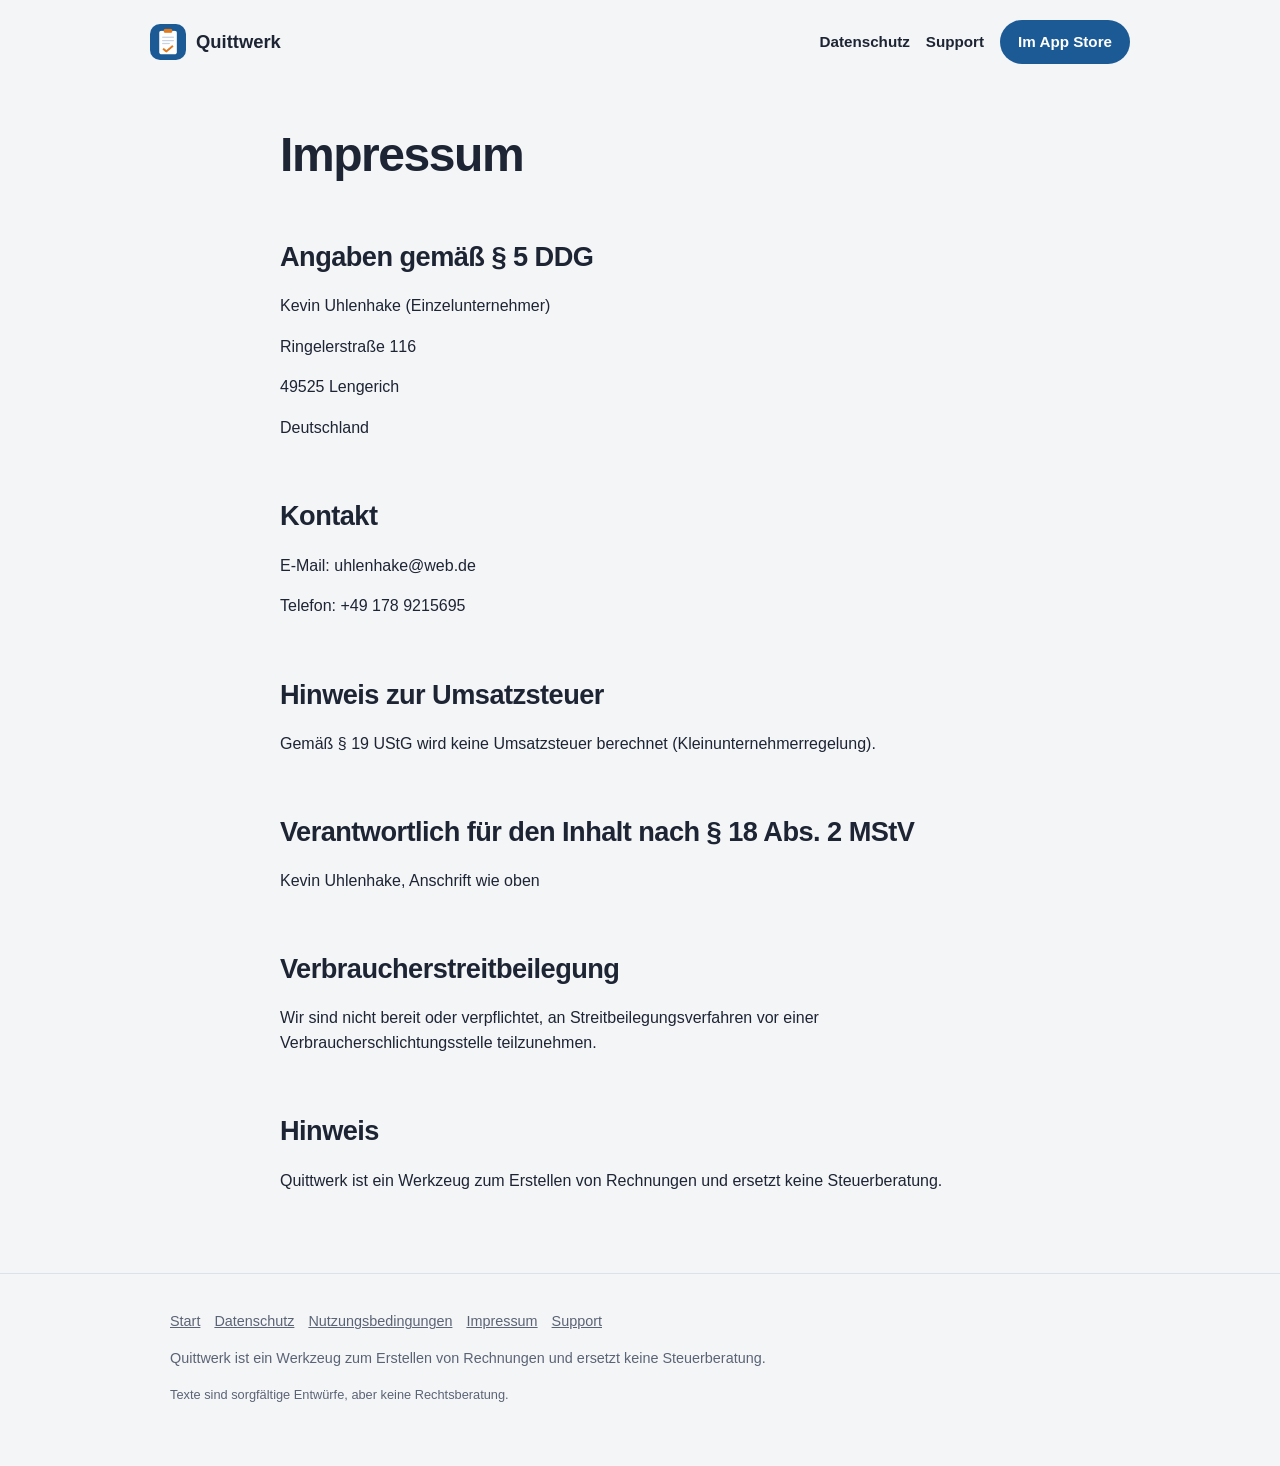
<file: impressum.html>
<!DOCTYPE html>
<html lang="de">
<head>
  <meta charset="utf-8" />
  <meta name="viewport" content="width=device-width, initial-scale=1" />
  <title>Impressum – Quittwerk</title>
  <meta name="description" content="Impressum der iPhone-App Quittwerk und dieser Website." />
  <meta name="robots" content="index,follow" />
  <link rel="canonical" href="https://uhlenhake.github.io/quittwerk-site/impressum" />
  <meta name="theme-color" content="#1C5A96" />
  <link rel="icon" href="assets/icon.png" />
  <link rel="apple-touch-icon" href="assets/icon.png" />
  <meta property="og:type" content="website" />
  <meta property="og:site_name" content="Quittwerk" />
  <meta property="og:locale" content="de_DE" />
  <meta property="og:title" content="Impressum – Quittwerk" />
  <meta property="og:description" content="Impressum der iPhone-App Quittwerk und dieser Website." />
  <meta property="og:url" content="https://uhlenhake.github.io/quittwerk-site/impressum" />
  <meta property="og:image" content="https://uhlenhake.github.io/quittwerk-site/assets/icon.png" />
  <link rel="stylesheet" href="styles.css" />
</head>
<body>

    <header class="site wrap">
      <a class="brand" href="./"><img src="assets/icon.png" alt="">Quittwerk</a>
      <nav>
        <a href="datenschutz">Datenschutz</a>
        <a href="support">Support</a>
        <a class="btn" href="https://apps.apple.com/de/app/id6836933315">Im App Store</a>
      </nav>
    </header>
<main class="wrap prose" style="padding: 32px 20px 64px"><h1>Impressum</h1><h2>Angaben gemäß § 5 DDG</h2>
<p>Kevin Uhlenhake (Einzelunternehmer)</p>
<p>Ringelerstraße 116</p>
<p>49525 Lengerich</p>
<p>Deutschland</p>
<h2>Kontakt</h2>
<p>E-Mail: uhlenhake@web.de</p>
<p>Telefon: +49 178 9215695</p>
<h2>Hinweis zur Umsatzsteuer</h2>
<p>Gemäß § 19 UStG wird keine Umsatzsteuer berechnet (Kleinunternehmerregelung).</p>
<h2>Verantwortlich für den Inhalt nach § 18 Abs. 2 MStV</h2>
<p>Kevin Uhlenhake, Anschrift wie oben</p>
<h2>Verbraucherstreitbeilegung</h2>
<p>Wir sind nicht bereit oder verpflichtet, an Streitbeilegungsverfahren vor einer Verbraucherschlichtungsstelle teilzunehmen.</p>
<h2>Hinweis</h2>
<p>Quittwerk ist ein Werkzeug zum Erstellen von Rechnungen und ersetzt keine Steuerberatung.</p></main>

    <footer class="site">
      <div class="wrap">
        <nav>
          <a href="./">Start</a>
          <a href="datenschutz">Datenschutz</a>
          <a href="nutzungsbedingungen">Nutzungsbedingungen</a>
          <a href="impressum">Impressum</a>
          <a href="support">Support</a>
        </nav>
        <p>Quittwerk ist ein Werkzeug zum Erstellen von Rechnungen und ersetzt keine Steuerberatung.</p>
        <p class="legal-note">Texte sind sorgfältige Entwürfe, aber keine Rechtsberatung.</p>
      </div>
    </footer>
</body>
</html>
</file>
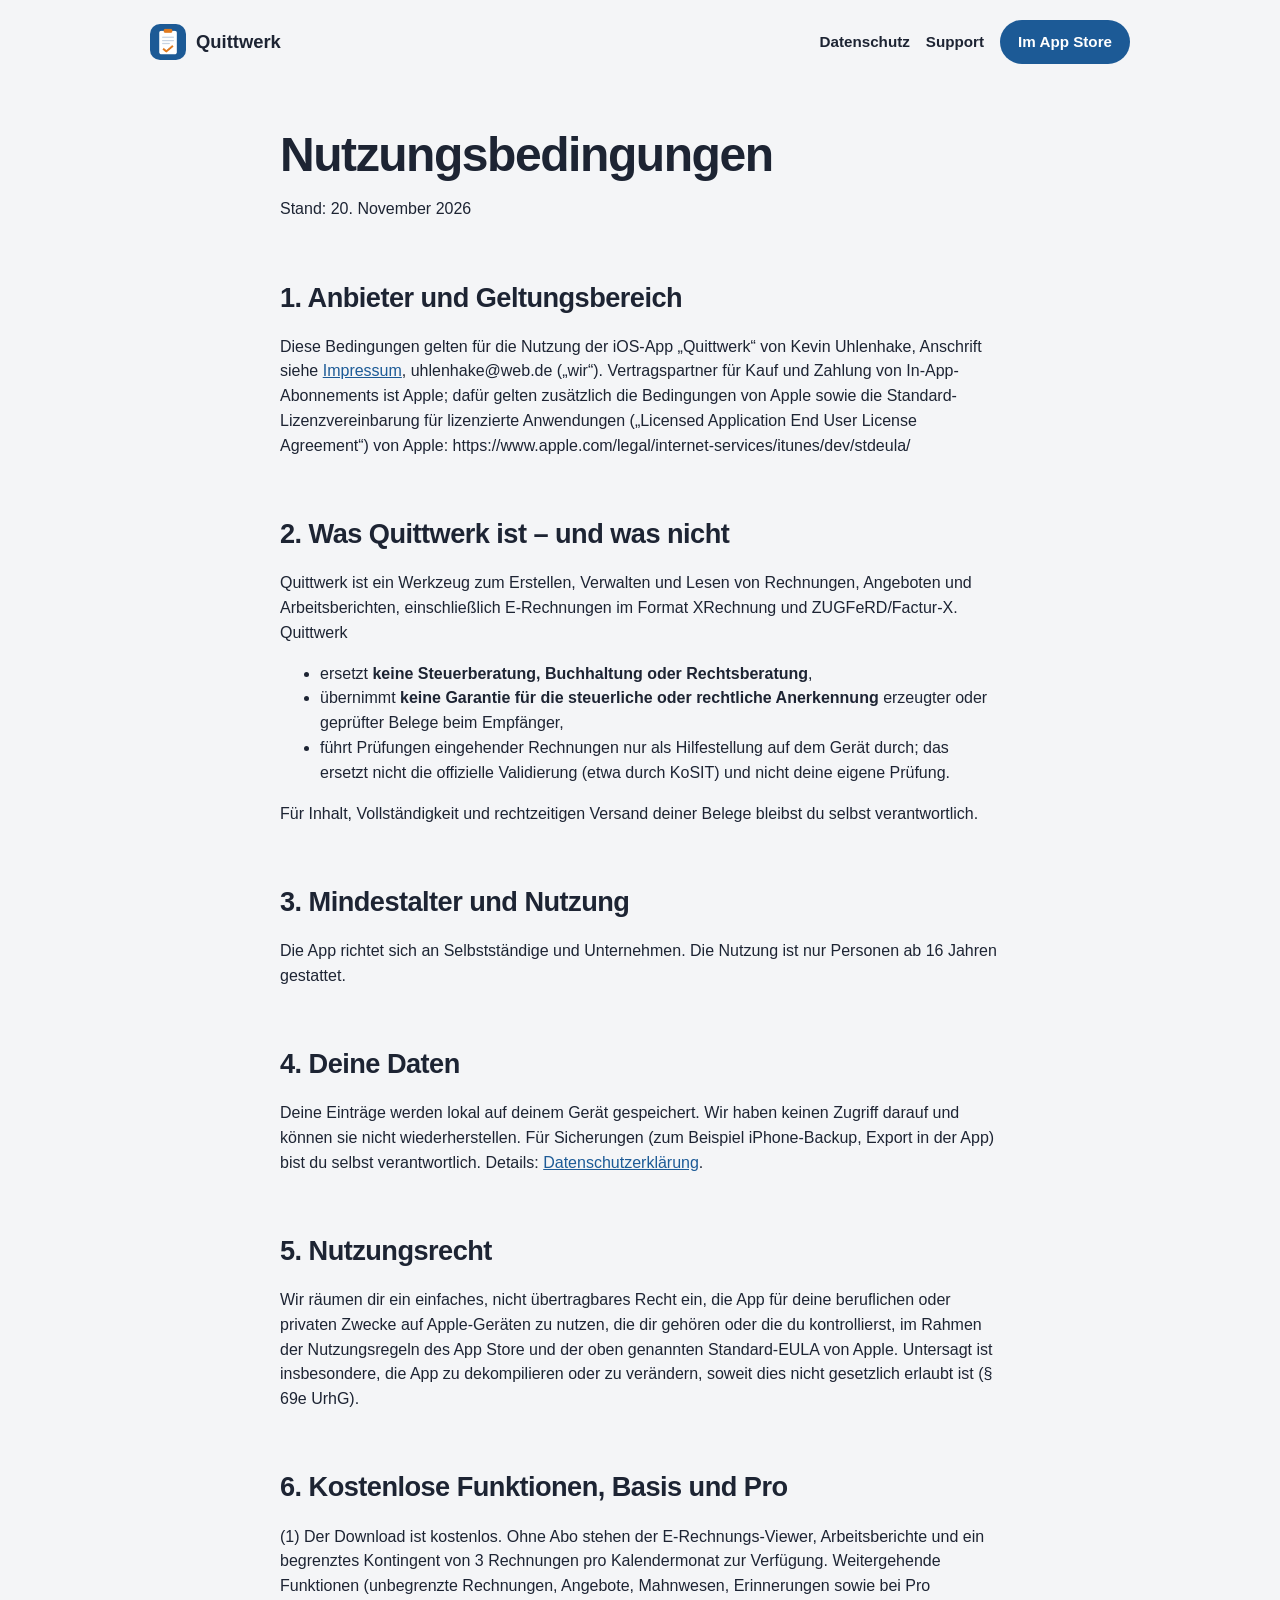
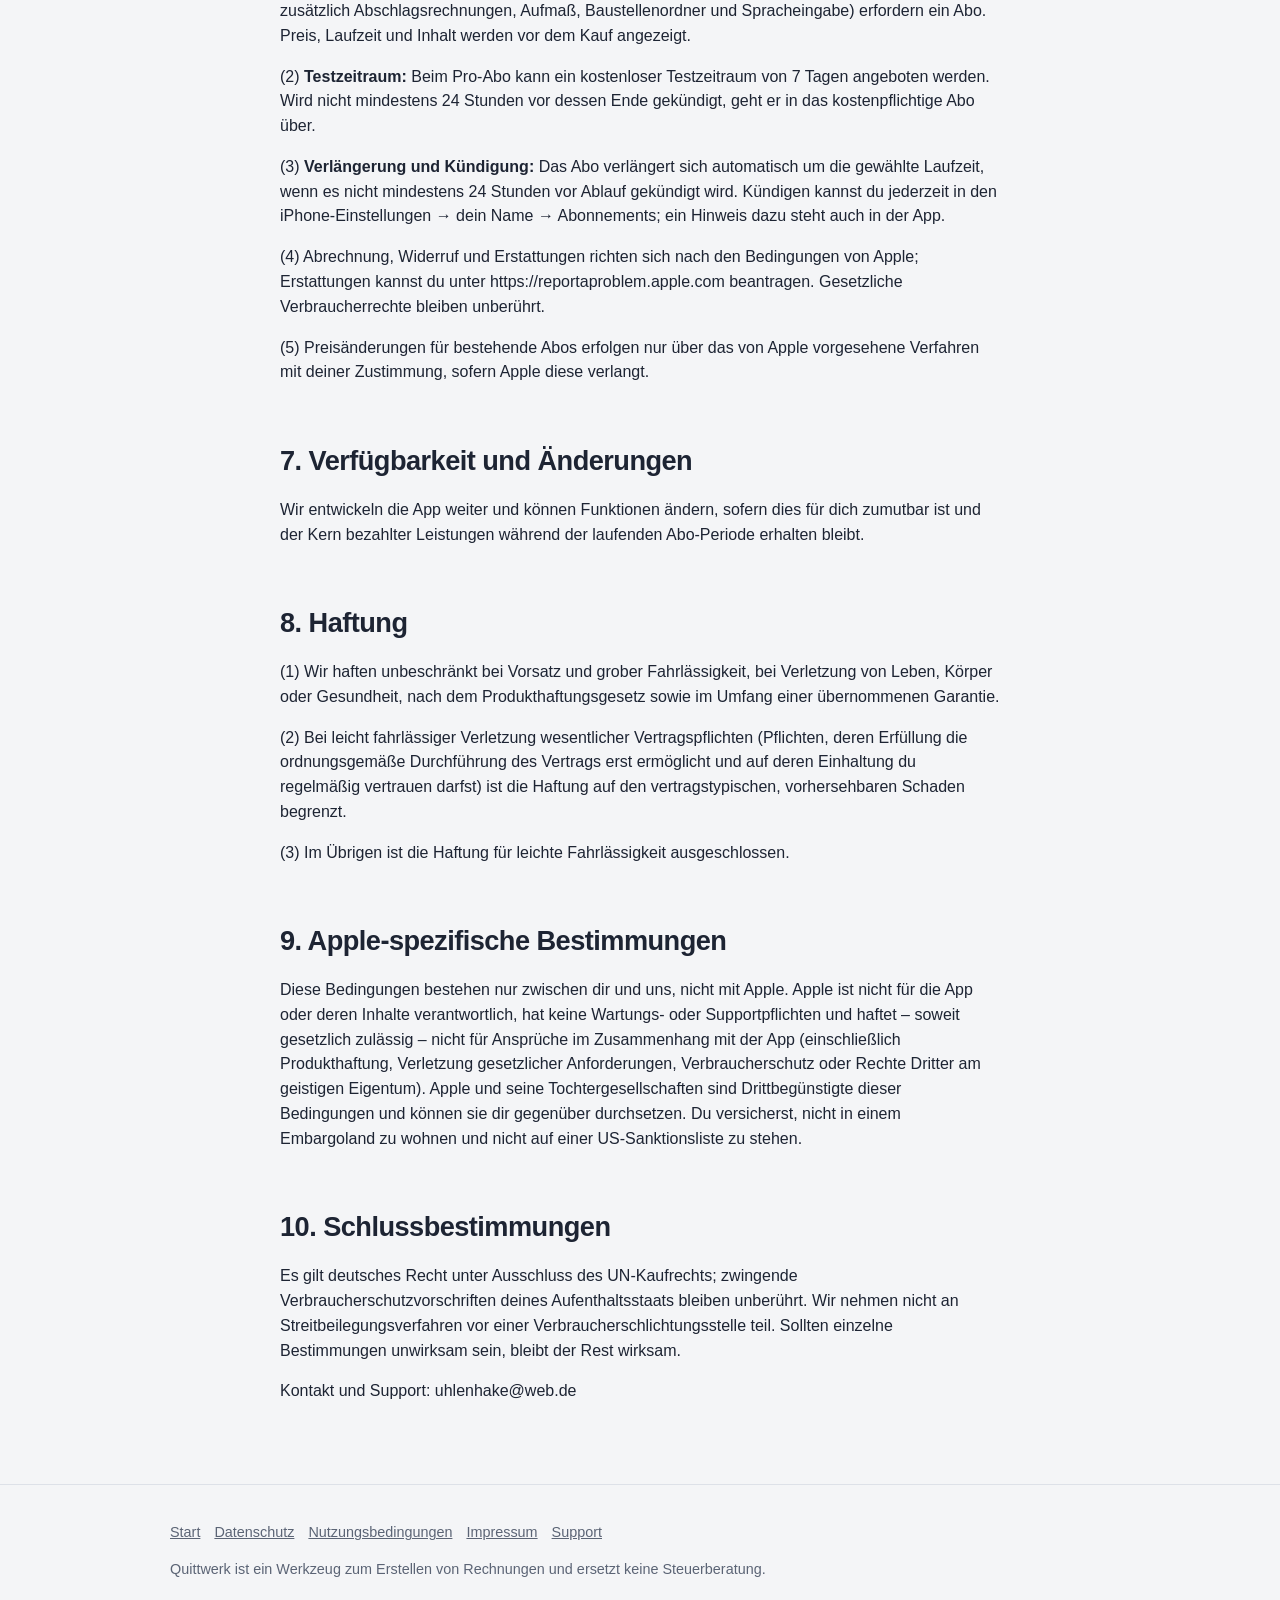
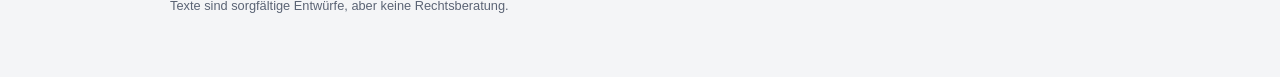
<file: nutzungsbedingungen.html>
<!DOCTYPE html>
<html lang="de">
<head>
  <meta charset="utf-8" />
  <meta name="viewport" content="width=device-width, initial-scale=1" />
  <title>Nutzungsbedingungen – Quittwerk</title>
  <meta name="description" content="Nutzungsbedingungen der iPhone-App Quittwerk, einschließlich der Standard-EULA von Apple." />
  <meta name="robots" content="index,follow" />
  <link rel="canonical" href="https://uhlenhake.github.io/quittwerk-site/nutzungsbedingungen" />
  <meta name="theme-color" content="#1C5A96" />
  <link rel="icon" href="assets/icon.png" />
  <link rel="apple-touch-icon" href="assets/icon.png" />
  <meta property="og:type" content="website" />
  <meta property="og:site_name" content="Quittwerk" />
  <meta property="og:locale" content="de_DE" />
  <meta property="og:title" content="Nutzungsbedingungen – Quittwerk" />
  <meta property="og:description" content="Nutzungsbedingungen der iPhone-App Quittwerk, einschließlich der Standard-EULA von Apple." />
  <meta property="og:url" content="https://uhlenhake.github.io/quittwerk-site/nutzungsbedingungen" />
  <meta property="og:image" content="https://uhlenhake.github.io/quittwerk-site/assets/icon.png" />
  <link rel="stylesheet" href="styles.css" />
</head>
<body>

    <header class="site wrap">
      <a class="brand" href="./"><img src="assets/icon.png" alt="">Quittwerk</a>
      <nav>
        <a href="datenschutz">Datenschutz</a>
        <a href="support">Support</a>
        <a class="btn" href="https://apps.apple.com/de/app/id6836933315">Im App Store</a>
      </nav>
    </header>
<main class="wrap prose" style="padding: 32px 20px 64px"><h1>Nutzungsbedingungen</h1><p>Stand: 20. November 2026</p>
<h2>1. Anbieter und Geltungsbereich</h2>
<p>Diese Bedingungen gelten für die Nutzung der iOS-App „Quittwerk“ von Kevin Uhlenhake, Anschrift siehe <a href="impressum">Impressum</a>, uhlenhake@web.de („wir“). Vertragspartner für Kauf und Zahlung von In-App-Abonnements ist Apple; dafür gelten zusätzlich die Bedingungen von Apple sowie die Standard-Lizenzvereinbarung für lizenzierte Anwendungen („Licensed Application End User License Agreement“) von Apple: https://www.apple.com/legal/internet-services/itunes/dev/stdeula/</p>
<h2>2. Was Quittwerk ist – und was nicht</h2>
<p>Quittwerk ist ein Werkzeug zum Erstellen, Verwalten und Lesen von Rechnungen, Angeboten und Arbeitsberichten, einschließlich E-Rechnungen im Format XRechnung und ZUGFeRD/Factur-X. Quittwerk</p>
<ul>
<li>ersetzt <strong>keine Steuerberatung, Buchhaltung oder Rechtsberatung</strong>,</li>
<li>übernimmt <strong>keine Garantie für die steuerliche oder rechtliche Anerkennung</strong> erzeugter oder geprüfter Belege beim Empfänger,</li>
<li>führt Prüfungen eingehender Rechnungen nur als Hilfestellung auf dem Gerät durch; das ersetzt nicht die offizielle Validierung (etwa durch KoSIT) und nicht deine eigene Prüfung.</li>
</ul>
<p>Für Inhalt, Vollständigkeit und rechtzeitigen Versand deiner Belege bleibst du selbst verantwortlich.</p>
<h2>3. Mindestalter und Nutzung</h2>
<p>Die App richtet sich an Selbstständige und Unternehmen. Die Nutzung ist nur Personen ab 16 Jahren gestattet.</p>
<h2>4. Deine Daten</h2>
<p>Deine Einträge werden lokal auf deinem Gerät gespeichert. Wir haben keinen Zugriff darauf und können sie nicht wiederherstellen. Für Sicherungen (zum Beispiel iPhone-Backup, Export in der App) bist du selbst verantwortlich. Details: <a href="datenschutz">Datenschutzerklärung</a>.</p>
<h2>5. Nutzungsrecht</h2>
<p>Wir räumen dir ein einfaches, nicht übertragbares Recht ein, die App für deine beruflichen oder privaten Zwecke auf Apple-Geräten zu nutzen, die dir gehören oder die du kontrollierst, im Rahmen der Nutzungsregeln des App Store und der oben genannten Standard-EULA von Apple. Untersagt ist insbesondere, die App zu dekompilieren oder zu verändern, soweit dies nicht gesetzlich erlaubt ist (§ 69e UrhG).</p>
<h2>6. Kostenlose Funktionen, Basis und Pro</h2>
<p>(1) Der Download ist kostenlos. Ohne Abo stehen der E-Rechnungs-Viewer, Arbeitsberichte und ein begrenztes Kontingent von 3 Rechnungen pro Kalendermonat zur Verfügung. Weitergehende Funktionen (unbegrenzte Rechnungen, Angebote, Mahnwesen, Erinnerungen sowie bei Pro zusätzlich Abschlagsrechnungen, Aufmaß, Baustellenordner und Spracheingabe) erfordern ein Abo. Preis, Laufzeit und Inhalt werden vor dem Kauf angezeigt.</p>
<p>(2) <strong>Testzeitraum:</strong> Beim Pro-Abo kann ein kostenloser Testzeitraum von 7 Tagen angeboten werden. Wird nicht mindestens 24 Stunden vor dessen Ende gekündigt, geht er in das kostenpflichtige Abo über.</p>
<p>(3) <strong>Verlängerung und Kündigung:</strong> Das Abo verlängert sich automatisch um die gewählte Laufzeit, wenn es nicht mindestens 24 Stunden vor Ablauf gekündigt wird. Kündigen kannst du jederzeit in den iPhone-Einstellungen → dein Name → Abonnements; ein Hinweis dazu steht auch in der App.</p>
<p>(4) Abrechnung, Widerruf und Erstattungen richten sich nach den Bedingungen von Apple; Erstattungen kannst du unter https://reportaproblem.apple.com beantragen. Gesetzliche Verbraucherrechte bleiben unberührt.</p>
<p>(5) Preisänderungen für bestehende Abos erfolgen nur über das von Apple vorgesehene Verfahren mit deiner Zustimmung, sofern Apple diese verlangt.</p>
<h2>7. Verfügbarkeit und Änderungen</h2>
<p>Wir entwickeln die App weiter und können Funktionen ändern, sofern dies für dich zumutbar ist und der Kern bezahlter Leistungen während der laufenden Abo-Periode erhalten bleibt.</p>
<h2>8. Haftung</h2>
<p>(1) Wir haften unbeschränkt bei Vorsatz und grober Fahrlässigkeit, bei Verletzung von Leben, Körper oder Gesundheit, nach dem Produkthaftungsgesetz sowie im Umfang einer übernommenen Garantie.</p>
<p>(2) Bei leicht fahrlässiger Verletzung wesentlicher Vertragspflichten (Pflichten, deren Erfüllung die ordnungsgemäße Durchführung des Vertrags erst ermöglicht und auf deren Einhaltung du regelmäßig vertrauen darfst) ist die Haftung auf den vertragstypischen, vorhersehbaren Schaden begrenzt.</p>
<p>(3) Im Übrigen ist die Haftung für leichte Fahrlässigkeit ausgeschlossen.</p>
<h2>9. Apple-spezifische Bestimmungen</h2>
<p>Diese Bedingungen bestehen nur zwischen dir und uns, nicht mit Apple. Apple ist nicht für die App oder deren Inhalte verantwortlich, hat keine Wartungs- oder Supportpflichten und haftet – soweit gesetzlich zulässig – nicht für Ansprüche im Zusammenhang mit der App (einschließlich Produkthaftung, Verletzung gesetzlicher Anforderungen, Verbraucherschutz oder Rechte Dritter am geistigen Eigentum). Apple und seine Tochtergesellschaften sind Drittbegünstigte dieser Bedingungen und können sie dir gegenüber durchsetzen. Du versicherst, nicht in einem Embargoland zu wohnen und nicht auf einer US-Sanktionsliste zu stehen.</p>
<h2>10. Schlussbestimmungen</h2>
<p>Es gilt deutsches Recht unter Ausschluss des UN-Kaufrechts; zwingende Verbraucherschutzvorschriften deines Aufenthaltsstaats bleiben unberührt. Wir nehmen nicht an Streitbeilegungsverfahren vor einer Verbraucherschlichtungsstelle teil. Sollten einzelne Bestimmungen unwirksam sein, bleibt der Rest wirksam.</p>
<p>Kontakt und Support: uhlenhake@web.de</p></main>

    <footer class="site">
      <div class="wrap">
        <nav>
          <a href="./">Start</a>
          <a href="datenschutz">Datenschutz</a>
          <a href="nutzungsbedingungen">Nutzungsbedingungen</a>
          <a href="impressum">Impressum</a>
          <a href="support">Support</a>
        </nav>
        <p>Quittwerk ist ein Werkzeug zum Erstellen von Rechnungen und ersetzt keine Steuerberatung.</p>
        <p class="legal-note">Texte sind sorgfältige Entwürfe, aber keine Rechtsberatung.</p>
      </div>
    </footer>
</body>
</html>
</file>
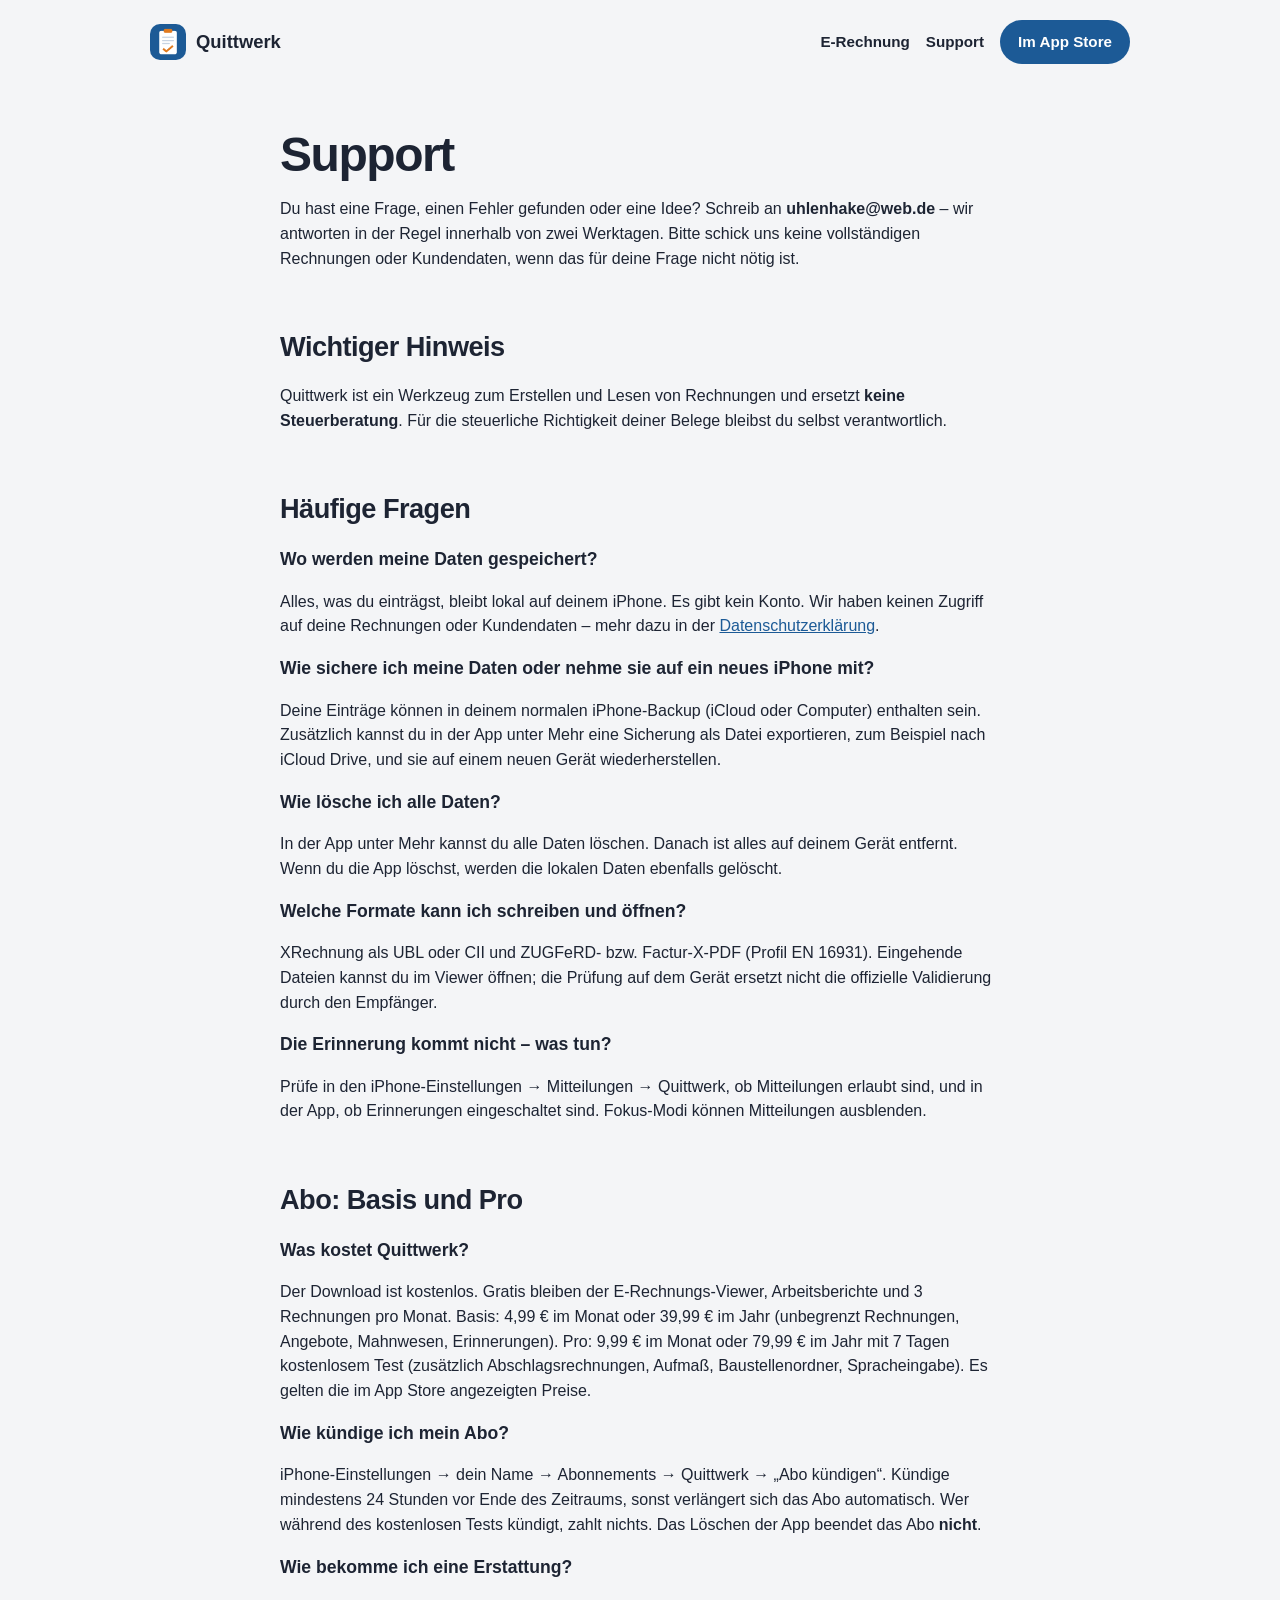
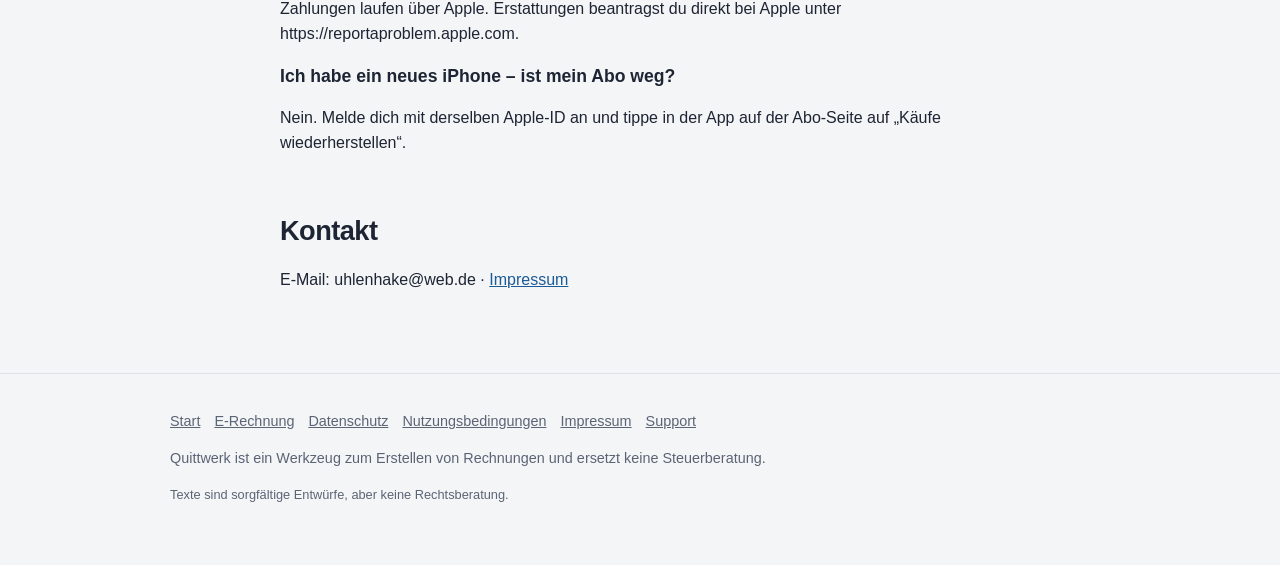
<file: support.html>
<!DOCTYPE html>
<html lang="de">
<head>
  <meta charset="utf-8" />
  <meta name="viewport" content="width=device-width, initial-scale=1" />
  <title>Support – Quittwerk</title>
  <meta name="description" content="Hilfe und Kontakt zur iPhone-App Quittwerk." />
  <meta name="robots" content="index,follow" />
  <link rel="canonical" href="https://uhlenhake.github.io/quittwerk-site/support" />
  <meta name="theme-color" content="#1C5A96" />
  <link rel="icon" href="assets/icon.png" />
  <link rel="apple-touch-icon" href="assets/icon.png" />
  <meta property="og:type" content="website" />
  <meta property="og:site_name" content="Quittwerk" />
  <meta property="og:locale" content="de_DE" />
  <meta property="og:title" content="Support – Quittwerk" />
  <meta property="og:description" content="Hilfe und Kontakt zur iPhone-App Quittwerk." />
  <meta property="og:url" content="https://uhlenhake.github.io/quittwerk-site/support" />
  <meta property="og:image" content="https://uhlenhake.github.io/quittwerk-site/assets/icon.png" />
  <link rel="stylesheet" href="styles.css" />
</head>
<body>

    <header class="site wrap">
      <a class="brand" href="./"><img src="assets/icon.png" alt="">Quittwerk</a>
      <nav>
        <a href="e-rechnung">E-Rechnung</a>
        <a href="support">Support</a>
        <a class="btn" href="https://apps.apple.com/de/app/id6836933315">Im App Store</a>
      </nav>
    </header>
<main class="wrap prose" style="padding: 32px 20px 64px"><h1>Support</h1><p>Du hast eine Frage, einen Fehler gefunden oder eine Idee? Schreib an <strong>uhlenhake@web.de</strong> – wir antworten in der Regel innerhalb von zwei Werktagen. Bitte schick uns keine vollständigen Rechnungen oder Kundendaten, wenn das für deine Frage nicht nötig ist.</p>
<h2>Wichtiger Hinweis</h2>
<p>Quittwerk ist ein Werkzeug zum Erstellen und Lesen von Rechnungen und ersetzt <strong>keine Steuerberatung</strong>. Für die steuerliche Richtigkeit deiner Belege bleibst du selbst verantwortlich.</p>
<h2>Häufige Fragen</h2>
<h3>Wo werden meine Daten gespeichert?</h3>
<p>Alles, was du einträgst, bleibt lokal auf deinem iPhone. Es gibt kein Konto. Wir haben keinen Zugriff auf deine Rechnungen oder Kundendaten – mehr dazu in der <a href="datenschutz">Datenschutzerklärung</a>.</p>
<h3>Wie sichere ich meine Daten oder nehme sie auf ein neues iPhone mit?</h3>
<p>Deine Einträge können in deinem normalen iPhone-Backup (iCloud oder Computer) enthalten sein. Zusätzlich kannst du in der App unter Mehr eine Sicherung als Datei exportieren, zum Beispiel nach iCloud Drive, und sie auf einem neuen Gerät wiederherstellen.</p>
<h3>Wie lösche ich alle Daten?</h3>
<p>In der App unter Mehr kannst du alle Daten löschen. Danach ist alles auf deinem Gerät entfernt. Wenn du die App löschst, werden die lokalen Daten ebenfalls gelöscht.</p>
<h3>Welche Formate kann ich schreiben und öffnen?</h3>
<p>XRechnung als UBL oder CII und ZUGFeRD- bzw. Factur-X-PDF (Profil EN 16931). Eingehende Dateien kannst du im Viewer öffnen; die Prüfung auf dem Gerät ersetzt nicht die offizielle Validierung durch den Empfänger.</p>
<h3>Die Erinnerung kommt nicht – was tun?</h3>
<p>Prüfe in den iPhone-Einstellungen → Mitteilungen → Quittwerk, ob Mitteilungen erlaubt sind, und in der App, ob Erinnerungen eingeschaltet sind. Fokus-Modi können Mitteilungen ausblenden.</p>
<h2>Abo: Basis und Pro</h2>
<h3>Was kostet Quittwerk?</h3>
<p>Der Download ist kostenlos. Gratis bleiben der E-Rechnungs-Viewer, Arbeitsberichte und 3 Rechnungen pro Monat. Basis: 4,99 € im Monat oder 39,99 € im Jahr (unbegrenzt Rechnungen, Angebote, Mahnwesen, Erinnerungen). Pro: 9,99 € im Monat oder 79,99 € im Jahr mit 7 Tagen kostenlosem Test (zusätzlich Abschlagsrechnungen, Aufmaß, Baustellenordner, Spracheingabe). Es gelten die im App Store angezeigten Preise.</p>
<h3>Wie kündige ich mein Abo?</h3>
<p>iPhone-Einstellungen → dein Name → Abonnements → Quittwerk → „Abo kündigen“. Kündige mindestens 24 Stunden vor Ende des Zeitraums, sonst verlängert sich das Abo automatisch. Wer während des kostenlosen Tests kündigt, zahlt nichts. Das Löschen der App beendet das Abo <strong>nicht</strong>.</p>
<h3>Wie bekomme ich eine Erstattung?</h3>
<p>Zahlungen laufen über Apple. Erstattungen beantragst du direkt bei Apple unter https://reportaproblem.apple.com.</p>
<h3>Ich habe ein neues iPhone – ist mein Abo weg?</h3>
<p>Nein. Melde dich mit derselben Apple-ID an und tippe in der App auf der Abo-Seite auf „Käufe wiederherstellen“.</p>
<h2>Kontakt</h2>
<p>E-Mail: uhlenhake@web.de · <a href="impressum">Impressum</a></p></main>

    <footer class="site">
      <div class="wrap">
        <nav>
          <a href="./">Start</a>
          <a href="e-rechnung">E-Rechnung</a>
          <a href="datenschutz">Datenschutz</a>
          <a href="nutzungsbedingungen">Nutzungsbedingungen</a>
          <a href="impressum">Impressum</a>
          <a href="support">Support</a>
        </nav>
        <p>Quittwerk ist ein Werkzeug zum Erstellen von Rechnungen und ersetzt keine Steuerberatung.</p>
        <p class="legal-note">Texte sind sorgfältige Entwürfe, aber keine Rechtsberatung.</p>
      </div>
    </footer>
</body>
</html>
</file>
<file: styles.css>
:root {
  --bg: #F4F5F7;
  --card: #FFFFFF;
  --text: #1D2433;
  --muted: #5B6475;
  --border: #DDE1E8;
  --primary: #1C5A96;
  --primary-soft: #E2ECF6;
  --accent: #E07A1F;
  --accent-soft: #FCEBDC;
}
* { box-sizing: border-box; }
html, body { margin: 0; padding: 0; background: var(--bg); color: var(--text); font-family: -apple-system, BlinkMacSystemFont, "Segoe UI", Inter, "Noto Sans", Helvetica, Arial, sans-serif; line-height: 1.55; }
a { color: var(--primary); }
img { max-width: 100%; height: auto; }
.wrap { max-width: 980px; margin: 0 auto; padding: 0 20px; }
header.site { display: flex; align-items: center; justify-content: space-between; padding: 20px 0; }
header.site .brand { display: flex; align-items: center; gap: 10px; font-weight: 800; font-size: 1.15rem; color: var(--text); text-decoration: none; }
header.site .brand img { width: 36px; height: 36px; border-radius: 10px; }
header.site nav { display: flex; gap: 16px; align-items: center; flex-wrap: wrap; }
header.site nav a { color: var(--text); text-decoration: none; font-weight: 600; font-size: 0.95rem; }
.btn { display: inline-block; background: var(--primary); color: #fff !important; text-decoration: none; font-weight: 700; border-radius: 999px; padding: 10px 18px; font-size: 0.95rem; }
.btn:hover { opacity: 0.92; }
.hero { display: grid; gap: 36px; align-items: center; padding: 28px 0 56px; }
@media (min-width: 800px) { .hero { grid-template-columns: 1.1fr 0.9fr; } }
.pill { display: inline-block; background: var(--primary-soft); color: var(--primary); font-size: 0.75rem; font-weight: 800; border-radius: 999px; padding: 4px 12px; letter-spacing: 0.02em; }
h1 { font-size: clamp(2rem, 4vw, 3rem); line-height: 1.12; letter-spacing: -0.03em; margin: 12px 0 16px; }
h2 { font-size: 1.7rem; margin: 0 0 16px; letter-spacing: -0.02em; }
h3 { font-size: 1.1rem; margin: 0 0 6px; }
.lead { font-size: 1.15rem; color: var(--muted); margin: 0 0 22px; }
.fine { font-size: 0.9rem; color: var(--muted); }
.hero-icon { display: flex; justify-content: center; }
.hero-icon img { width: 180px; height: 180px; border-radius: 40px; box-shadow: 0 20px 50px rgba(29,36,51,0.16); }
.band { background: #fff; border-top: 1px solid var(--border); border-bottom: 1px solid var(--border); }
.grid { display: grid; gap: 16px; }
@media (min-width: 700px) { .grid.two { grid-template-columns: 1fr 1fr; } }
.card { background: var(--bg); border-radius: 18px; padding: 22px; }
.card p { margin: 0; color: var(--muted); }
section { padding: 56px 0; }
.faq details { background: #fff; border: 1px solid var(--border); border-radius: 14px; padding: 14px 18px; margin: 0 0 10px; }
.faq summary { cursor: pointer; font-weight: 700; }
.faq details p { margin: 10px 0 0; color: var(--muted); }
.prices { display: grid; gap: 16px; }
@media (min-width: 700px) { .prices { grid-template-columns: 1fr 1fr 1fr; } }
.price { background: #fff; border: 1px solid var(--border); border-radius: 18px; padding: 24px; }
.price .amt { font-size: 1.8rem; font-weight: 800; }
.prose { max-width: 760px; }
.prose h2 { margin-top: 2em; }
.prose table { border-collapse: collapse; width: 100%; font-size: 0.95rem; }
.prose th, .prose td { border: 1px solid var(--border); padding: 8px 10px; text-align: left; vertical-align: top; }
footer.site { padding: 36px 0 48px; color: var(--muted); font-size: 0.9rem; border-top: 1px solid var(--border); }
footer.site nav { display: flex; flex-wrap: wrap; gap: 14px; margin-bottom: 12px; }
footer.site a { color: var(--muted); }
.legal-note { font-size: 0.8rem; color: var(--muted); margin-top: 16px; }

.callout { background: var(--primary-soft); border-radius: 14px; padding: 14px 18px; margin: 0 0 28px; }
.callout p { margin: 0; color: var(--text); }
.sources { padding-left: 1.2em; }
.sources li { margin: 0 0 6px; }
.prose .lead { font-size: 1.15rem; color: var(--muted); margin: 0 0 22px; }
.prose .pill { margin-bottom: 8px; }
</file>
